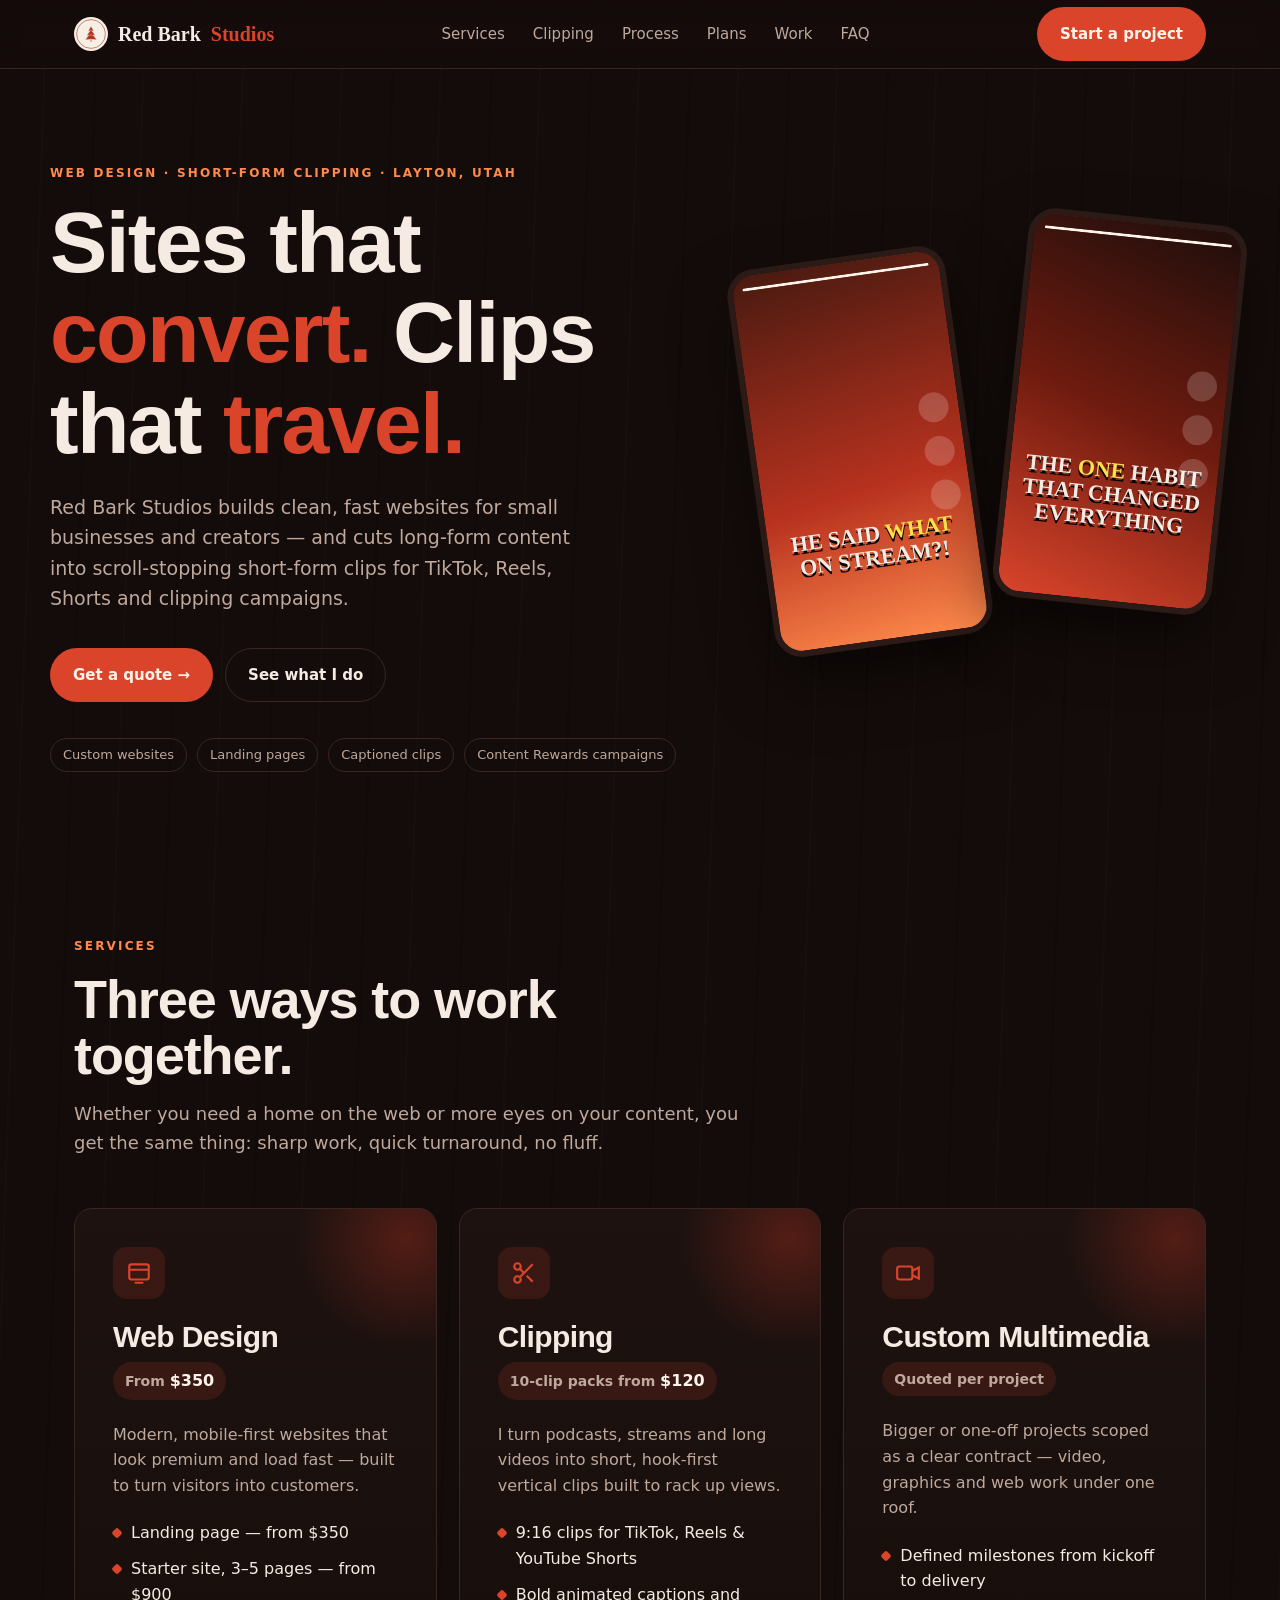
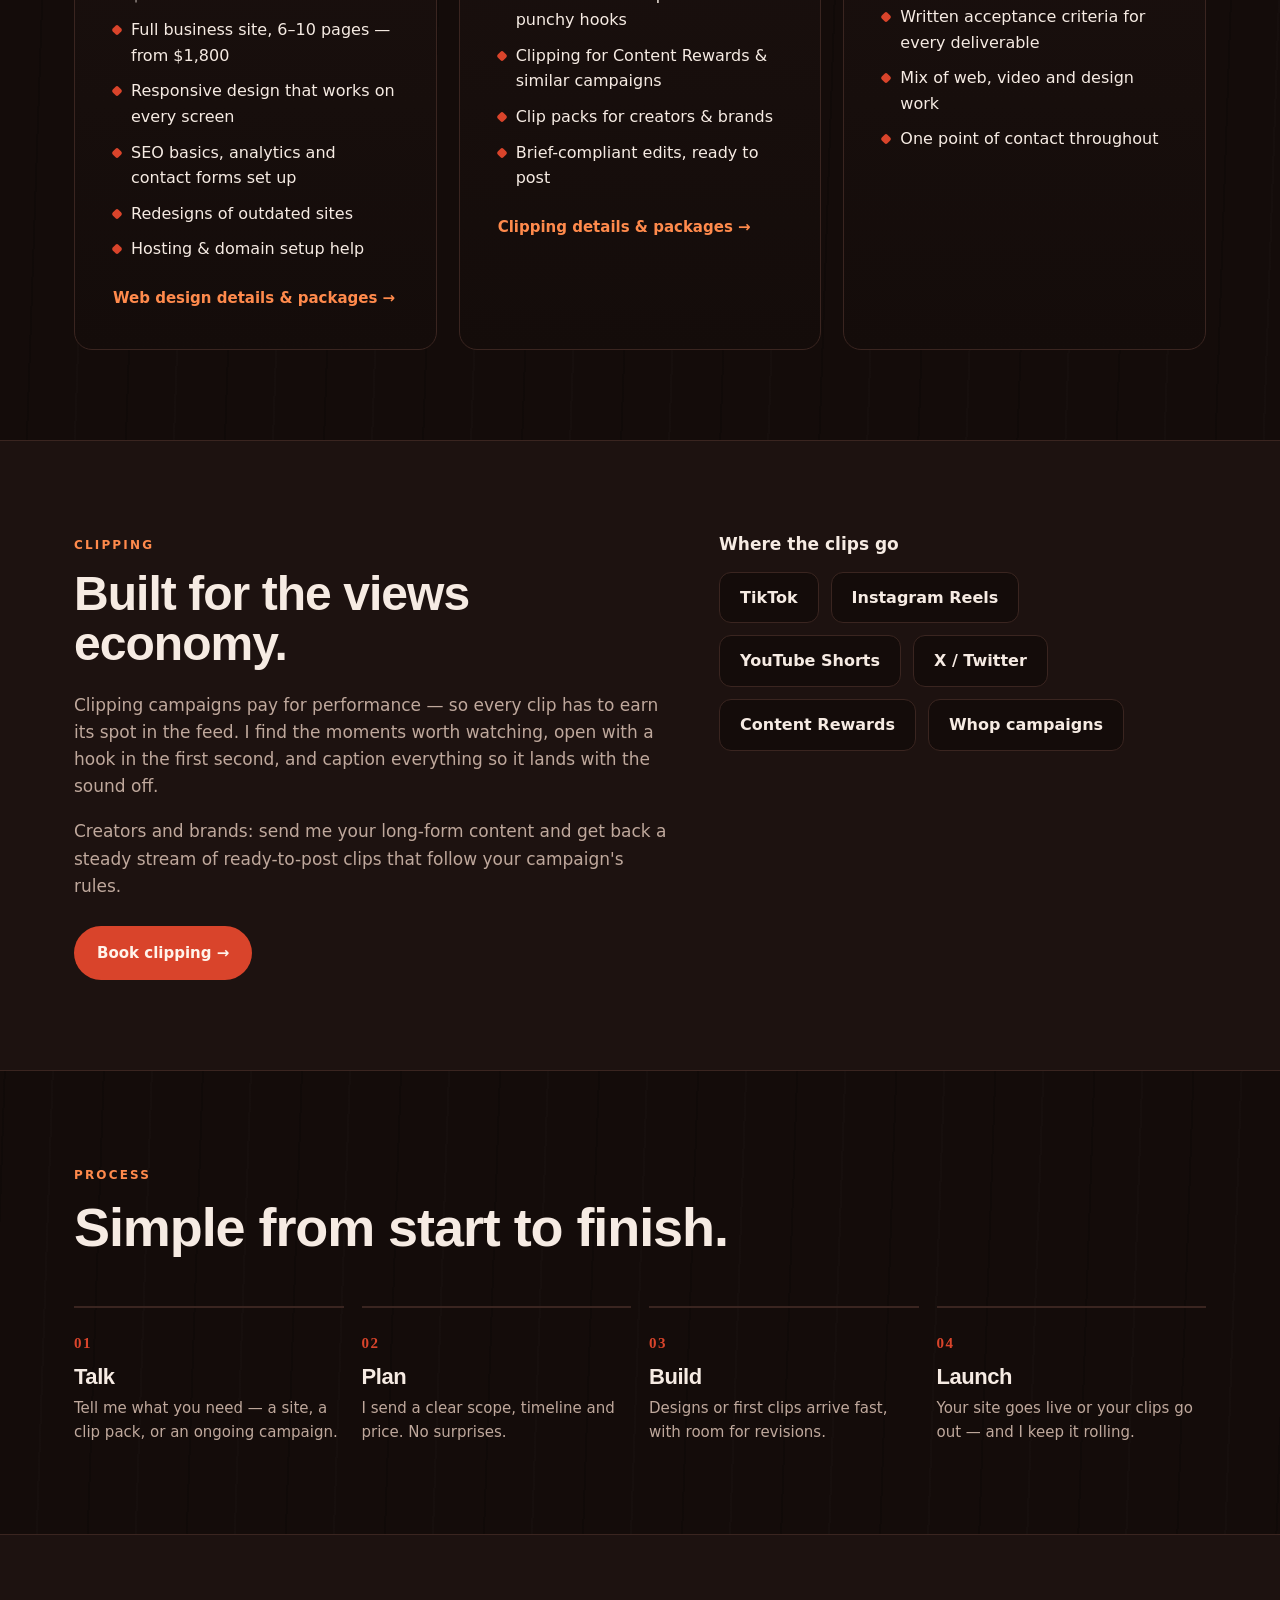
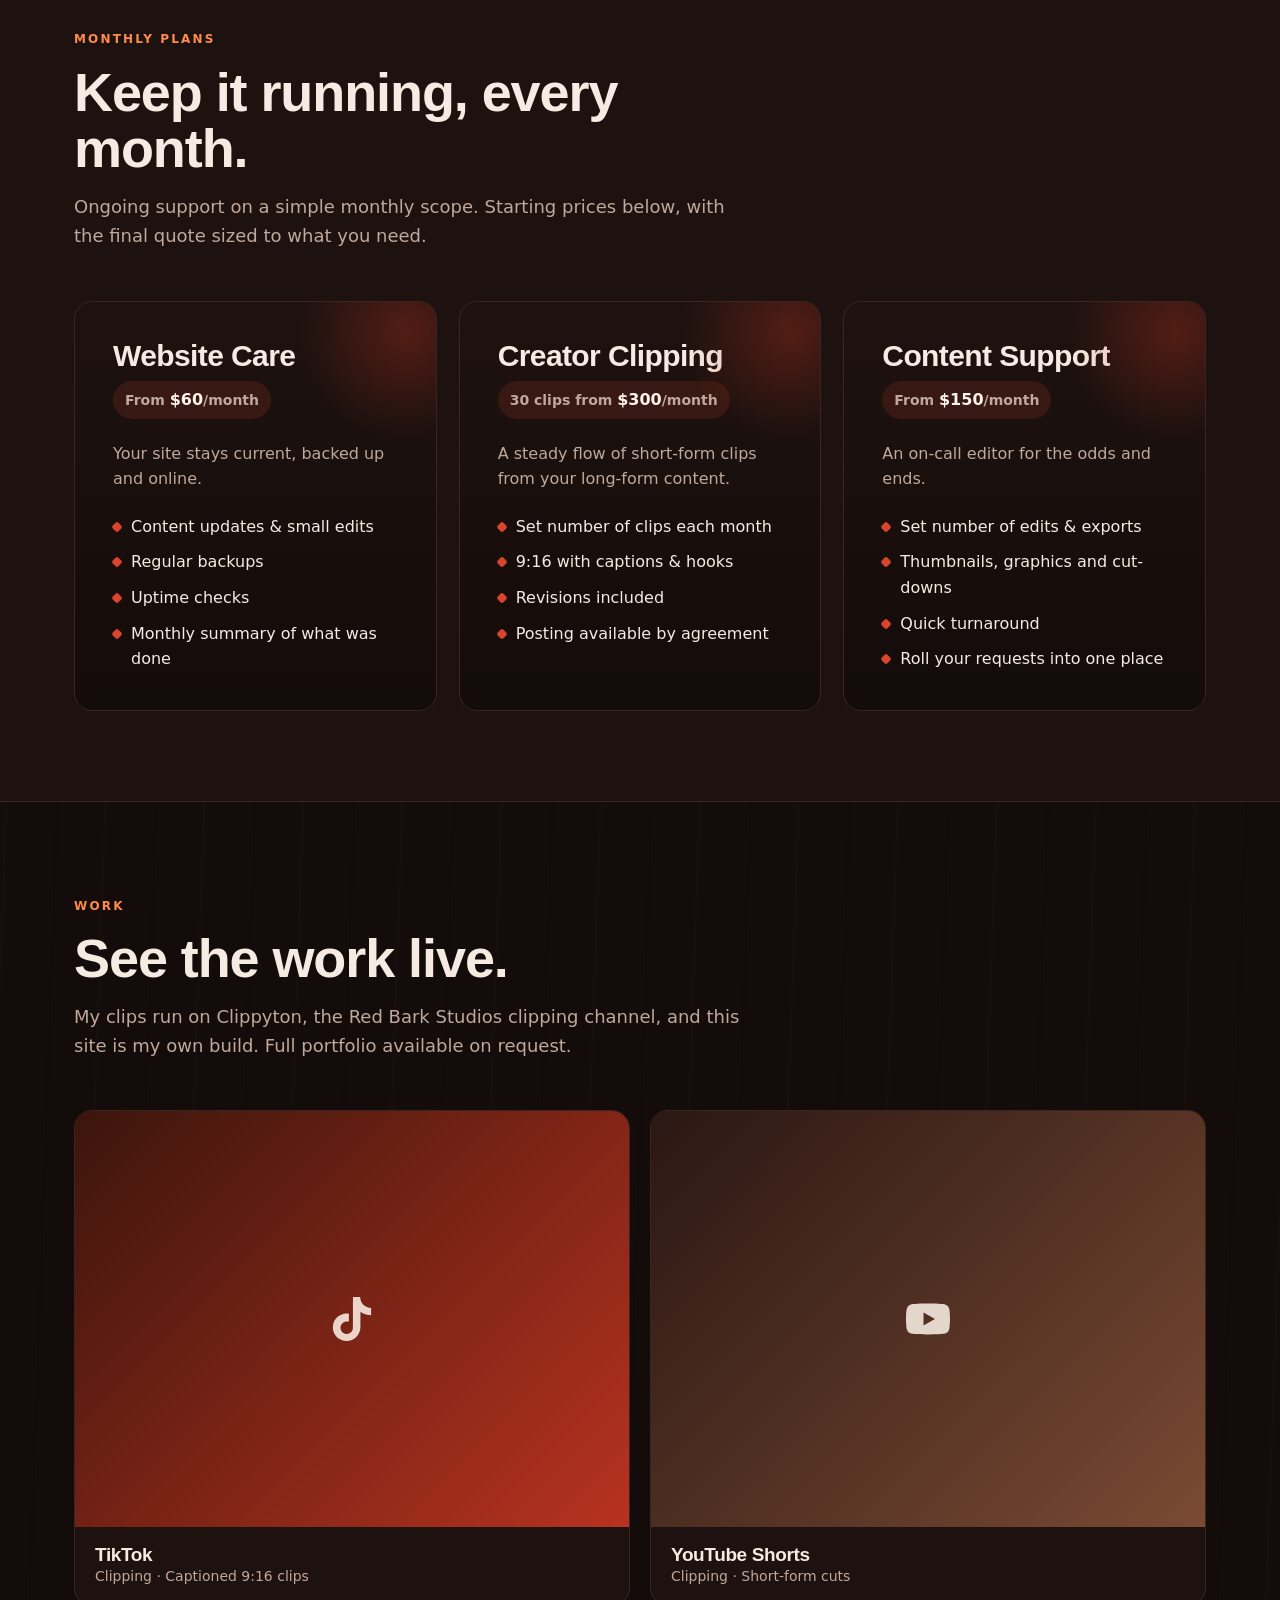
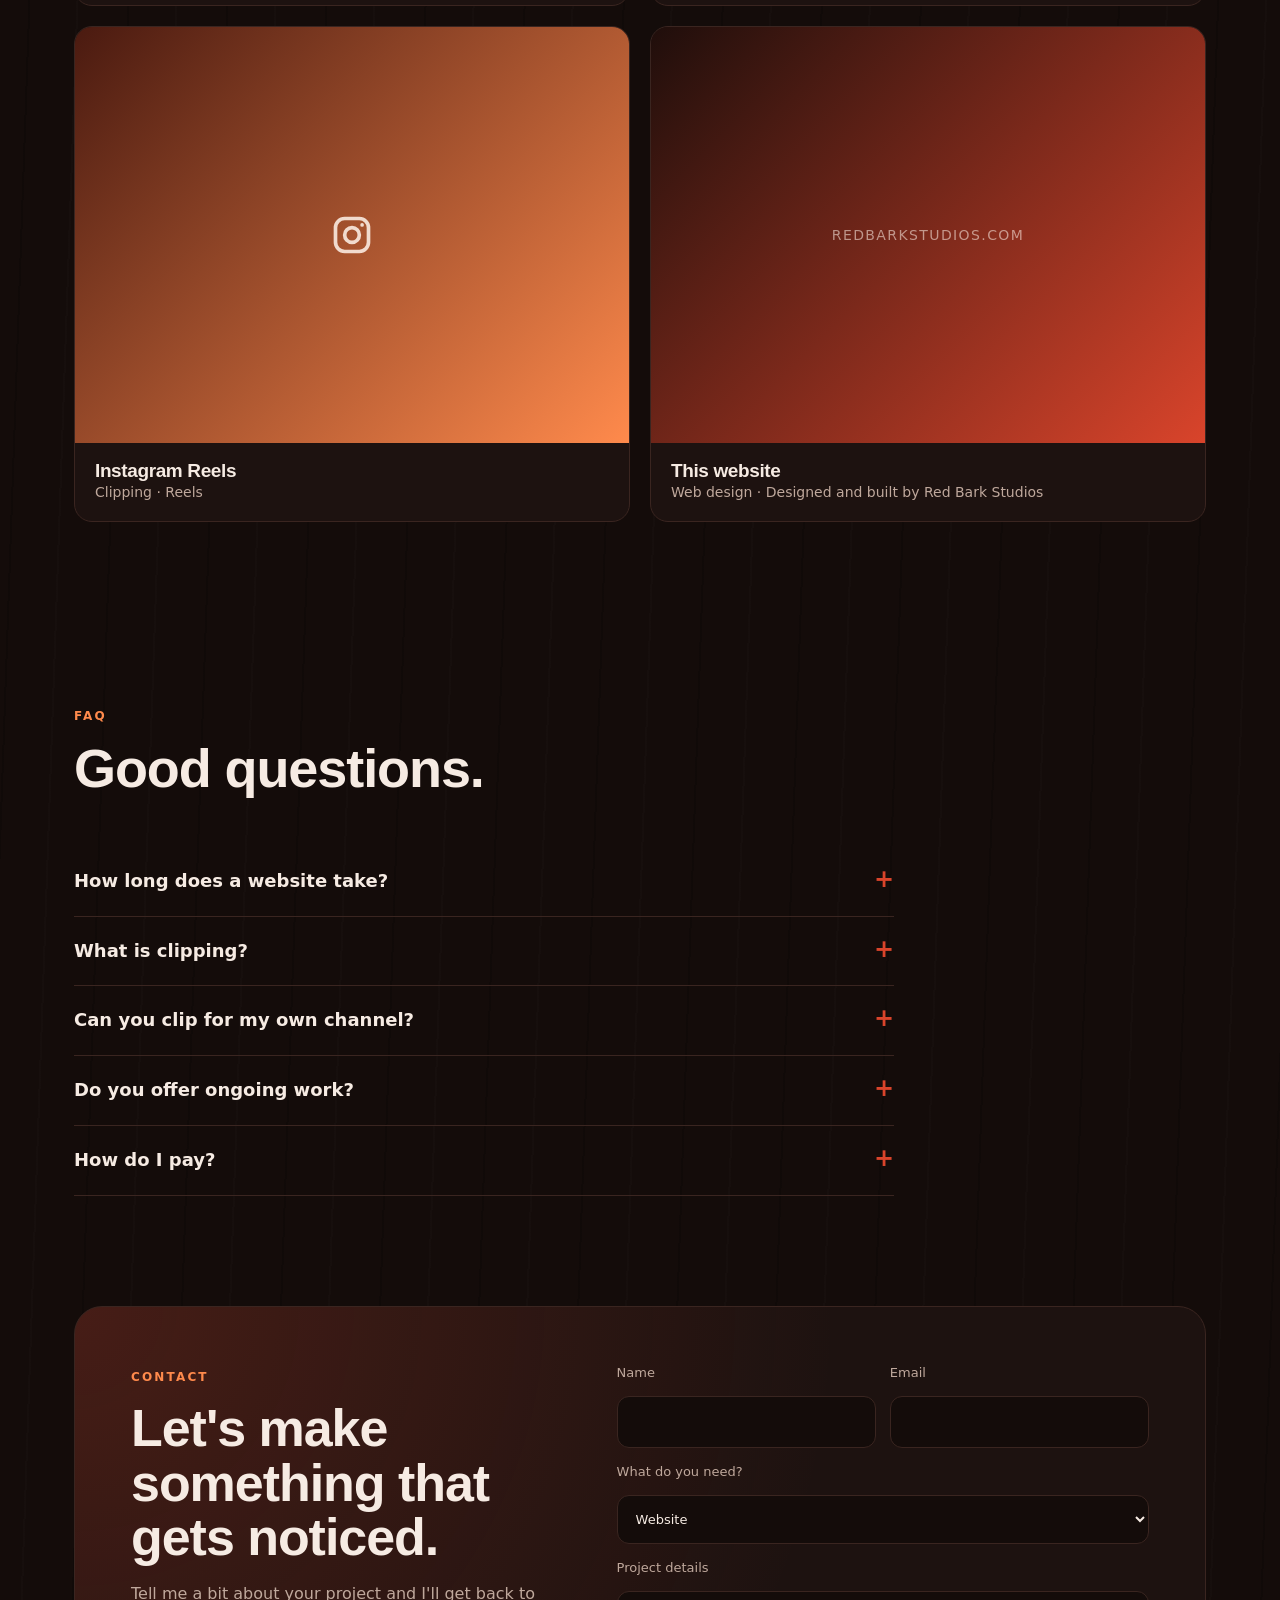
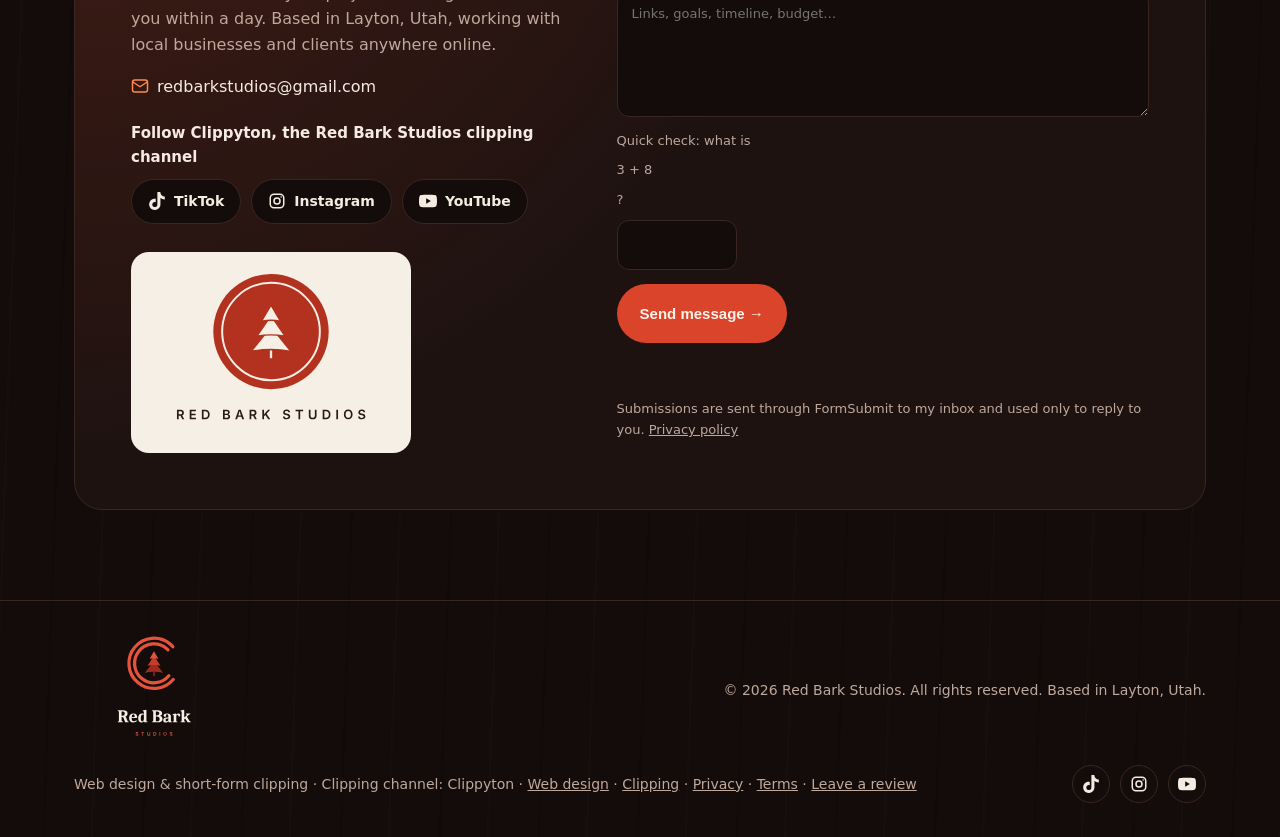
<file: index.html>
<!doctype html>
<html lang="en">
<head>
<meta charset="utf-8">
<meta http-equiv="Content-Security-Policy" content="default-src 'self'; script-src 'self' 'unsafe-inline'; style-src 'self' 'unsafe-inline' https://fonts.googleapis.com; font-src https://fonts.gstatic.com; img-src 'self' data:; connect-src https://formsubmit.co; form-action https://formsubmit.co; base-uri 'self'; object-src 'none'">
<meta name="referrer" content="strict-origin-when-cross-origin">
<script>document.documentElement.classList.add('js')</script>
<meta name="viewport" content="width=device-width, initial-scale=1">
<title>Red Bark Studios — Web Design & Clipping in Layton, Utah</title>
<meta name="description" content="Red Bark Studios is a Layton, Utah studio that builds fast, sharp websites for small businesses and cuts long-form content into short-form clips that get views.">
<link rel="canonical" href="https://redbarkstudios.com/">
<link rel="preconnect" href="https://fonts.googleapis.com">
<link rel="preconnect" href="https://fonts.gstatic.com" crossorigin>
<link href="https://fonts.googleapis.com/css2?family=Bricolage+Grotesque:opsz,wght@12..96,400;12..96,600;12..96,800&family=Inter:wght@400;500;600&display=swap" rel="stylesheet">
<link rel="icon" href="assets/cedar-badge-mark-on-dark.svg" type="image/svg+xml">
<link rel="apple-touch-icon" href="assets/cedar-badge-mark-on-light.png">
<meta property="og:type" content="website">
<meta property="og:url" content="https://redbarkstudios.com/">
<meta property="og:title" content="Red Bark Studios — Web Design &amp; Clipping">
<meta property="og:description" content="Fast, sharp websites and short-form clips that get views.">
<meta property="og:image" content="https://redbarkstudios.com/assets/og-share.png">
<meta property="og:image:width" content="1200">
<meta property="og:image:height" content="630">
<meta property="og:image:alt" content="Red Bark Studios — Web Design &amp; Clipping, with the cedar badge logo">
<meta name="twitter:card" content="summary_large_image">
<meta name="twitter:title" content="Red Bark Studios — Web Design &amp; Clipping">
<meta name="twitter:description" content="Fast, sharp websites and short-form clips that get views.">
<meta name="twitter:image" content="https://redbarkstudios.com/assets/og-share.png">
<meta name="twitter:image:alt" content="Red Bark Studios — Web Design &amp; Clipping, with the cedar badge logo">
<link rel="stylesheet" href="/assets/site.css">
<!-- Analytics placeholder: add GoatCounter or Cloudflare Web Analytics here, and add its host to the CSP script-src/connect-src. -->
<script type="application/ld+json">
{"@context":"https://schema.org","@type":"ProfessionalService","name":"Red Bark Studios","url":"https://redbarkstudios.com/","address":{"@type":"PostalAddress","addressLocality":"Layton","addressRegion":"UT","addressCountry":"US"},"areaServed":[{"@type":"City","name":"Layton, Utah"},{"@type":"State","name":"Utah"},{"@type":"Country","name":"United States"}],"email":"redbarkstudios@gmail.com","logo":"https://redbarkstudios.com/assets/cedar-badge-mark-on-light.png","image":"https://redbarkstudios.com/assets/og-share.png","description":"Red Bark Studios builds fast, sharp websites and cuts long-form content into short-form clips that get views.","sameAs":["https://www.tiktok.com/@clippyton2","https://www.youtube.com/@Clippyton-n2h","https://www.instagram.com/clippyton/"]}
</script>
</head>
<body>
<svg xmlns="http://www.w3.org/2000/svg" style="display:none">
  <symbol id="i-tt" viewBox="0 0 24 24"><path fill="currentColor" d="M12.525.02c1.31-.02 2.61-.01 3.91-.02.08 1.53.63 3.09 1.75 4.17 1.12 1.11 2.7 1.62 4.24 1.79v4.03c-1.44-.05-2.89-.35-4.2-.97-.57-.26-1.1-.59-1.62-.93-.01 2.92.01 5.84-.02 8.75-.08 1.4-.54 2.79-1.35 3.94-1.31 1.92-3.58 3.17-5.91 3.21-1.43.08-2.86-.31-4.08-1.03-2.02-1.19-3.44-3.37-3.65-5.71-.02-.5-.03-1-.01-1.49.18-1.9 1.12-3.72 2.58-4.96 1.66-1.44 3.98-2.13 6.15-1.72.02 1.48-.04 2.96-.04 4.44-.99-.32-2.15-.23-3.02.37-.63.41-1.11 1.04-1.36 1.75-.21.51-.15 1.07-.14 1.61.24 1.64 1.82 3.02 3.5 2.87 1.12-.01 2.19-.66 2.77-1.61.19-.33.4-.67.41-1.06.1-1.79.06-3.57.07-5.36.01-4.03-.01-8.05.02-12.07z"/></symbol>
  <symbol id="i-ig" viewBox="0 0 24 24"><rect x="3" y="3" width="18" height="18" rx="5" fill="none" stroke="currentColor" stroke-width="2"/><circle cx="12" cy="12" r="4" fill="none" stroke="currentColor" stroke-width="2"/><circle cx="17.5" cy="6.5" r="1" fill="currentColor"/></symbol>
  <symbol id="i-mail" viewBox="0 0 24 24"><rect x="2" y="4" width="20" height="16" rx="3" fill="none" stroke="currentColor" stroke-width="2"/><path d="m3 7 9 6 9-6" fill="none" stroke="currentColor" stroke-width="2" stroke-linecap="round" stroke-linejoin="round"/></symbol>
  <symbol id="i-yt" viewBox="0 0 24 24"><path fill="currentColor" fill-rule="evenodd" d="M23.5 6.19a3.02 3.02 0 0 0-2.12-2.14C19.5 3.55 12 3.55 12 3.55s-7.5 0-9.38.5A3.02 3.02 0 0 0 .5 6.19C0 8.07 0 12 0 12s0 3.93.5 5.81a3.02 3.02 0 0 0 2.12 2.14c1.88.5 9.38.5 9.38.5s7.5 0 9.38-.5a3.02 3.02 0 0 0 2.12-2.14C24 15.93 24 12 24 12s0-3.93-.5-5.81zM9.55 15.57V8.43L15.82 12l-6.27 3.57z"/></symbol>
</svg>
<header>
  <nav class="wrap">
    <a href="#top" class="logo"><img src="assets/cedar-badge-mark-on-dark.svg" width="34" height="34" alt="">Red Bark<span>Studios</span></a>
    <div class="links" id="links">
      <a href="#services">Services</a><a href="#clipping">Clipping</a><a href="#process">Process</a><a href="#plans">Plans</a><a href="#work">Work</a><a href="#faq">FAQ</a>
    </div>
    <a href="#contact" class="btn btn-red"><span class="long">Start a project</span><span class="short">Contact</span></a>
    <button class="menu" id="menu" aria-label="Open menu" aria-expanded="false" aria-controls="links">☰</button>
  </nav>
</header>

<main id="top">
  <div class="wrap hero">
    <div class="reveal">
      <span class="eyebrow">Web design · Short-form clipping · Layton, Utah</span>
      <h1>Sites that <em>convert.</em> Clips that <em>travel.</em></h1>
      <p>Red Bark Studios builds clean, fast websites for small businesses and creators — and cuts long-form content into scroll-stopping short-form clips for TikTok, Reels, Shorts and clipping campaigns.</p>
      <div class="cta">
        <a href="#contact" class="btn btn-red">Get a quote →</a>
        <a href="#services" class="btn btn-ghost">See what I do</a>
      </div>
      <div class="tags"><span>Custom websites</span><span>Landing pages</span><span>Captioned clips</span><span>Content Rewards campaigns</span></div>
    </div>
    <div class="phones reveal" aria-hidden="true">
      <div class="phone"><div class="bar"><b></b></div><div class="cap">He said <mark>WHAT</mark> on stream?!</div><div class="side"><i></i><i></i><i></i></div><div class="play"></div></div>
      <div class="phone"><div class="bar"><b></b></div><div class="cap">The <mark>one</mark> habit that changed everything</div><div class="side"><i></i><i></i><i></i></div><div class="play"></div></div>
    </div>
  </div>

  <section id="services">
    <div class="wrap">
      <div class="head reveal"><span class="eyebrow">Services</span><h2>Three ways to work together.</h2><p>Whether you need a home on the web or more eyes on your content, you get the same thing: sharp work, quick turnaround, no fluff.</p></div>
      <div class="services">
        <article class="svc reveal">
          <div class="ico"><svg width="26" height="26" viewBox="0 0 24 24" fill="none" stroke="currentColor" stroke-width="2"><rect x="3" y="4" width="18" height="14" rx="2"/><path d="M3 9h18M8 21h8"/></svg></div>
          <h3>Web Design</h3>
          <p class="price">From <b>$350</b></p>
          <p>Modern, mobile-first websites that look premium and load fast — built to turn visitors into customers.</p>
          <ul>
            <li>Landing page — from $350</li>
            <li>Starter site, 3–5 pages — from $900</li>
            <li>Full business site, 6–10 pages — from $1,800</li>
            <li>Responsive design that works on every screen</li>
            <li>SEO basics, analytics and contact forms set up</li>
            <li>Redesigns of outdated sites</li>
            <li>Hosting & domain setup help</li>
          </ul>
          <a href="/web-design.html" class="more">Web design details & packages →</a>
        </article>
        <article class="svc reveal">
          <div class="ico"><svg width="26" height="26" viewBox="0 0 24 24" fill="none" stroke="currentColor" stroke-width="2"><circle cx="6" cy="6" r="3"/><circle cx="6" cy="18" r="3"/><path d="M20 4 8.1 15.9M14.5 14.5 20 20M8.1 8.1 12 12"/></svg></div>
          <h3>Clipping</h3>
          <p class="price">10-clip packs from <b>$120</b></p>
          <p>I turn podcasts, streams and long videos into short, hook-first vertical clips built to rack up views.</p>
          <ul>
            <li>9:16 clips for TikTok, Reels & YouTube Shorts</li>
            <li>Bold animated captions and punchy hooks</li>
            <li>Clipping for Content Rewards & similar campaigns</li>
            <li>Clip packs for creators & brands</li>
            <li>Brief-compliant edits, ready to post</li>
          </ul>
          <a href="/clipping.html" class="more">Clipping details & packages →</a>
        </article>
        <article class="svc reveal">
          <div class="ico"><svg width="26" height="26" viewBox="0 0 24 24" fill="none" stroke="currentColor" stroke-width="2"><rect x="2" y="6" width="14" height="12" rx="2"/><path d="m16 10 6-3v10l-6-3"/></svg></div>
          <h3>Custom Multimedia</h3>
          <p class="price">Quoted per project</p>
          <p>Bigger or one-off projects scoped as a clear contract — video, graphics and web work under one roof.</p>
          <ul>
            <li>Defined milestones from kickoff to delivery</li>
            <li>Written acceptance criteria for every deliverable</li>
            <li>Mix of web, video and design work</li>
            <li>One point of contact throughout</li>
          </ul>
        </article>
      </div>
    </div>
  </section>

  <section id="clipping" class="band">
    <div class="wrap clipgrid">
      <div class="reveal">
        <span class="eyebrow">Clipping</span>
        <h2 style="font-size:clamp(32px,4vw,48px);margin-bottom:22px">Built for the views economy.</h2>
        <p>Clipping campaigns pay for performance — so every clip has to earn its spot in the feed. I find the moments worth watching, open with a hook in the first second, and caption everything so it lands with the sound off.</p>
        <p>Creators and brands: send me your long-form content and get back a steady stream of ready-to-post clips that follow your campaign's rules.</p>
        <a href="#contact" class="btn btn-red" style="margin-top:8px">Book clipping →</a>
      </div>
      <div class="reveal">
        <p style="color:var(--text);font-weight:600;margin-bottom:14px">Where the clips go</p>
        <div class="platforms"><span>TikTok</span><span>Instagram Reels</span><span>YouTube Shorts</span><span>X / Twitter</span><span>Content Rewards</span><span>Whop campaigns</span></div>
      </div>
    </div>
  </section>

  <section id="process">
    <div class="wrap">
      <div class="head reveal"><span class="eyebrow">Process</span><h2>Simple from start to finish.</h2></div>
      <div class="steps">
        <div class="step reveal"><h3>Talk</h3><p>Tell me what you need — a site, a clip pack, or an ongoing campaign.</p></div>
        <div class="step reveal"><h3>Plan</h3><p>I send a clear scope, timeline and price. No surprises.</p></div>
        <div class="step reveal"><h3>Build</h3><p>Designs or first clips arrive fast, with room for revisions.</p></div>
        <div class="step reveal"><h3>Launch</h3><p>Your site goes live or your clips go out — and I keep it rolling.</p></div>
      </div>
    </div>
  </section>

  <section id="plans" class="band">
    <div class="wrap">
      <div class="head reveal"><span class="eyebrow">Monthly plans</span><h2>Keep it running, every month.</h2><p>Ongoing support on a simple monthly scope. Starting prices below, with the final quote sized to what you need.</p></div>
      <div class="services">
        <article class="svc reveal">
          <h3>Website Care</h3>
          <p class="price">From <b>$60</b>/month</p>
          <p>Your site stays current, backed up and online.</p>
          <ul><li>Content updates & small edits</li><li>Regular backups</li><li>Uptime checks</li><li>Monthly summary of what was done</li></ul>
        </article>
        <article class="svc reveal">
          <h3>Creator Clipping</h3>
          <p class="price">30 clips from <b>$300</b>/month</p>
          <p>A steady flow of short-form clips from your long-form content.</p>
          <ul><li>Set number of clips each month</li><li>9:16 with captions & hooks</li><li>Revisions included</li><li>Posting available by agreement</li></ul>
        </article>
        <article class="svc reveal">
          <h3>Content Support</h3>
          <p class="price">From <b>$150</b>/month</p>
          <p>An on-call editor for the odds and ends.</p>
          <ul><li>Set number of edits & exports</li><li>Thumbnails, graphics and cut-downs</li><li>Quick turnaround</li><li>Roll your requests into one place</li></ul>
        </article>
      </div>
    </div>
  </section>

  <section id="work">
    <div class="wrap">
      <div class="head reveal"><span class="eyebrow">Work</span><h2>See the work live.</h2><p>My clips run on Clippyton, the Red Bark Studios clipping channel, and this site is my own build. Full portfolio available on request.</p></div>
      <div class="work">
        <a class="tile reveal" href="https://www.tiktok.com/@clippyton2" target="_blank" rel="noopener"><div class="thumb"><svg aria-hidden="true"><use href="#i-tt"/></svg></div><div class="meta"><h3>TikTok</h3><p>Clipping · Captioned 9:16 clips</p></div></a>
        <a class="tile reveal" href="https://www.youtube.com/@Clippyton-n2h" target="_blank" rel="noopener"><div class="thumb"><svg aria-hidden="true"><use href="#i-yt"/></svg></div><div class="meta"><h3>YouTube Shorts</h3><p>Clipping · Short-form cuts</p></div></a>
        <a class="tile reveal" href="https://www.instagram.com/clippyton/" target="_blank" rel="noopener"><div class="thumb"><svg aria-hidden="true"><use href="#i-ig"/></svg></div><div class="meta"><h3>Instagram Reels</h3><p>Clipping · Reels</p></div></a>
        <a class="tile reveal" href="/"><div class="thumb">redbarkstudios.com</div><div class="meta"><h3>This website</h3><p>Web design · Designed and built by Red Bark Studios</p></div></a>
      </div>
    </div>
  </section>

  <section id="faq">
    <div class="wrap">
      <div class="head reveal"><span class="eyebrow">FAQ</span><h2>Good questions.</h2></div>
      <div class="faq reveal">
        <details><summary>How long does a website take?</summary><p>Most small business sites and landing pages take one to three weeks depending on size and how quickly content comes together.</p></details>
        <details><summary>What is clipping?</summary><p>Clipping means cutting the best moments out of long-form content — podcasts, streams, interviews — into short vertical videos. Platforms like Content Rewards pay clippers based on the views those clips earn for the creator or brand.</p></details>
        <details><summary>Can you clip for my own channel?</summary><p>Yes. Send your long-form videos and I'll deliver captioned, ready-to-post clips on a schedule that suits you.</p></details>
        <details><summary>Do you offer ongoing work?</summary><p>Yes — there are three monthly plans: Website Care (updates, backups, uptime checks, small edits), Creator Clipping (a set number of clips each month) and Content Support (a set number of edits and exports).</p></details>
        <details><summary>How do I pay?</summary><p>Every service has a starting price listed above, and you'll get a clear quote up front before any work begins. Larger web projects are usually split into a deposit and a final payment on launch.</p></details>
      </div>
    </div>
  </section>

  <section style="padding-top:20px">
    <div class="wrap">
      <div class="contact reveal" id="contact">
        <div>
          <span class="eyebrow">Contact</span>
          <h2>Let's make something that gets noticed.</h2>
          <p>Tell me a bit about your project and I'll get back to you within a day. Based in Layton, Utah, working with local businesses and clients anywhere online.</p>
          <p style="color:var(--text);display:flex;align-items:center;gap:8px"><svg aria-hidden="true" width="18" height="18" style="flex:none;color:var(--ember)"><use href="#i-mail"/></svg><a href="mailto:redbarkstudios@gmail.com" id="email">redbarkstudios@gmail.com</a></p>
          <div class="follow">
            <p>Follow Clippyton, the Red Bark Studios clipping channel</p>
            <div class="socials">
              <a href="https://www.tiktok.com/@clippyton2" target="_blank" rel="noopener"><svg aria-hidden="true"><use href="#i-tt"/></svg><span>TikTok</span></a>
              <a href="https://www.instagram.com/clippyton/" target="_blank" rel="noopener"><svg aria-hidden="true"><use href="#i-ig"/></svg><span>Instagram</span></a>
              <a href="https://www.youtube.com/@Clippyton-n2h" target="_blank" rel="noopener"><svg aria-hidden="true"><use href="#i-yt"/></svg><span>YouTube</span></a>
            </div>
          </div>
          <div class="brandcard"><img src="assets/cedar-badge-lockup-on-light.svg" alt="Red Bark Studios"></div>
        </div>
        <form id="form" action="https://formsubmit.co/redbarkstudios@gmail.com" method="POST">
          <input type="hidden" name="_subject" value="New project enquiry — Red Bark Studios">
          <input type="hidden" name="_template" value="table">
          <input type="hidden" name="_captcha" value="false">
          <input type="text" name="_honey" class="hp" tabindex="-1" autocomplete="off" aria-hidden="true">
          <div class="row">
            <label>Name<input name="name" required></label>
            <label>Email<input name="email" type="email" required></label>
          </div>
          <label>What do you need?
            <select name="service"><option>Website</option><option>Landing page</option><option>Clipping / clip pack</option><option>Custom multimedia</option><option>Monthly plan</option><option>Something else</option></select>
          </label>
          <label>Project details<textarea name="message" required placeholder="Links, goals, timeline, budget…"></textarea></label>
          <label id="humanCheck" hidden>Quick check: what is <span id="hq"></span>?<input id="human" inputmode="numeric" autocomplete="off" style="max-width:120px"></label>
          <button class="btn btn-red" type="submit" style="justify-self:start">Send message →</button>
          <p id="formStatus" role="status" aria-live="polite"></p>
<p style="font-size:13px;color:var(--muted)">Submissions are sent through FormSubmit to my inbox and used only to reply to you. <a href="/privacy.html" style="text-decoration:underline">Privacy policy</a></p>
        </form>
      </div>
    </div>
  </section>
</main>

<footer>
  <div class="wrap">
    <img src="assets/cedar-rings-lockup-on-dark.svg" alt="Red Bark Studios">
    <span>© <span id="yr"></span> Red Bark Studios. All rights reserved. Based in Layton, Utah.</span>
    <span>Web design &amp; short-form clipping · Clipping channel: Clippyton · <a href="/web-design.html" style="text-decoration:underline">Web design</a> · <a href="/clipping.html" style="text-decoration:underline">Clipping</a> · <a href="/privacy.html" style="text-decoration:underline">Privacy</a> · <a href="/terms.html" style="text-decoration:underline">Terms</a> · <a href="https://g.page/r/Cbc1WxLl3N4AEBM/review" target="_blank" rel="noopener" style="text-decoration:underline">Leave a review</a></span>
    <div class="socials">
      <a href="https://www.tiktok.com/@clippyton2" target="_blank" rel="noopener" aria-label="TikTok @clippyton2"><svg aria-hidden="true"><use href="#i-tt"/></svg><span>TikTok</span></a>
      <a href="https://www.instagram.com/clippyton/" target="_blank" rel="noopener" aria-label="Instagram @clippyton"><svg aria-hidden="true"><use href="#i-ig"/></svg><span>Instagram</span></a>
      <a href="https://www.youtube.com/@Clippyton-n2h" target="_blank" rel="noopener" aria-label="YouTube @Clippyton-n2h"><svg aria-hidden="true"><use href="#i-yt"/></svg><span>YouTube</span></a>
    </div>
  </div>
</footer>

<script src="/assets/site.js"></script>
<script>
// Sends to FormSubmit's AJAX endpoint. Bot checks: honeypot, minimum fill time, and a random sum.
const form=document.getElementById("form"),fstat=document.getElementById("formStatus"),human=document.getElementById("human"),hq=document.getElementById("hq");
document.getElementById('humanCheck').hidden=false;human.required=true;
const loaded=Date.now();let ans;
function newQ(){const a=2+Math.floor(Math.random()*8),b=2+Math.floor(Math.random()*8);ans=a+b;hq.textContent=a+' + '+b;human.value=''}
newQ();
const say=(cls,msg)=>{fstat.className=cls;fstat.textContent=msg};
form.onsubmit=async e=>{
  e.preventDefault();
  if(form._honey.value)return;
  if(Date.now()-loaded<3000)return say('err','That was quick. Please take a second and try again.');
  if(parseInt(human.value,10)!==ans){say('err','The quick check answer is wrong. Try the new one.');newQ();human.focus();return}
  const btn=form.querySelector('button');btn.disabled=true;say('','Sending…');
  try{
    const fd=new FormData(form);
    const r=await fetch('https://formsubmit.co/ajax/redbarkstudios@gmail.com',{method:'POST',headers:{Accept:'application/json'},body:fd});
    const j=await r.json().catch(()=>({}));
    if(r.ok&&String(j.success)==='true'){say('ok',"Thanks — your message was submitted. If you don't hear back, please email redbarkstudios@gmail.com.");form.reset();newQ()}
    else say('err',(j.message?j.message+' ':'Something went wrong. ')+'You can also email redbarkstudios@gmail.com directly.');
  }catch(_){say('err','Could not send. Please email redbarkstudios@gmail.com directly.')}
  btn.disabled=false;
};
</script>
</body>
</html>
</file>
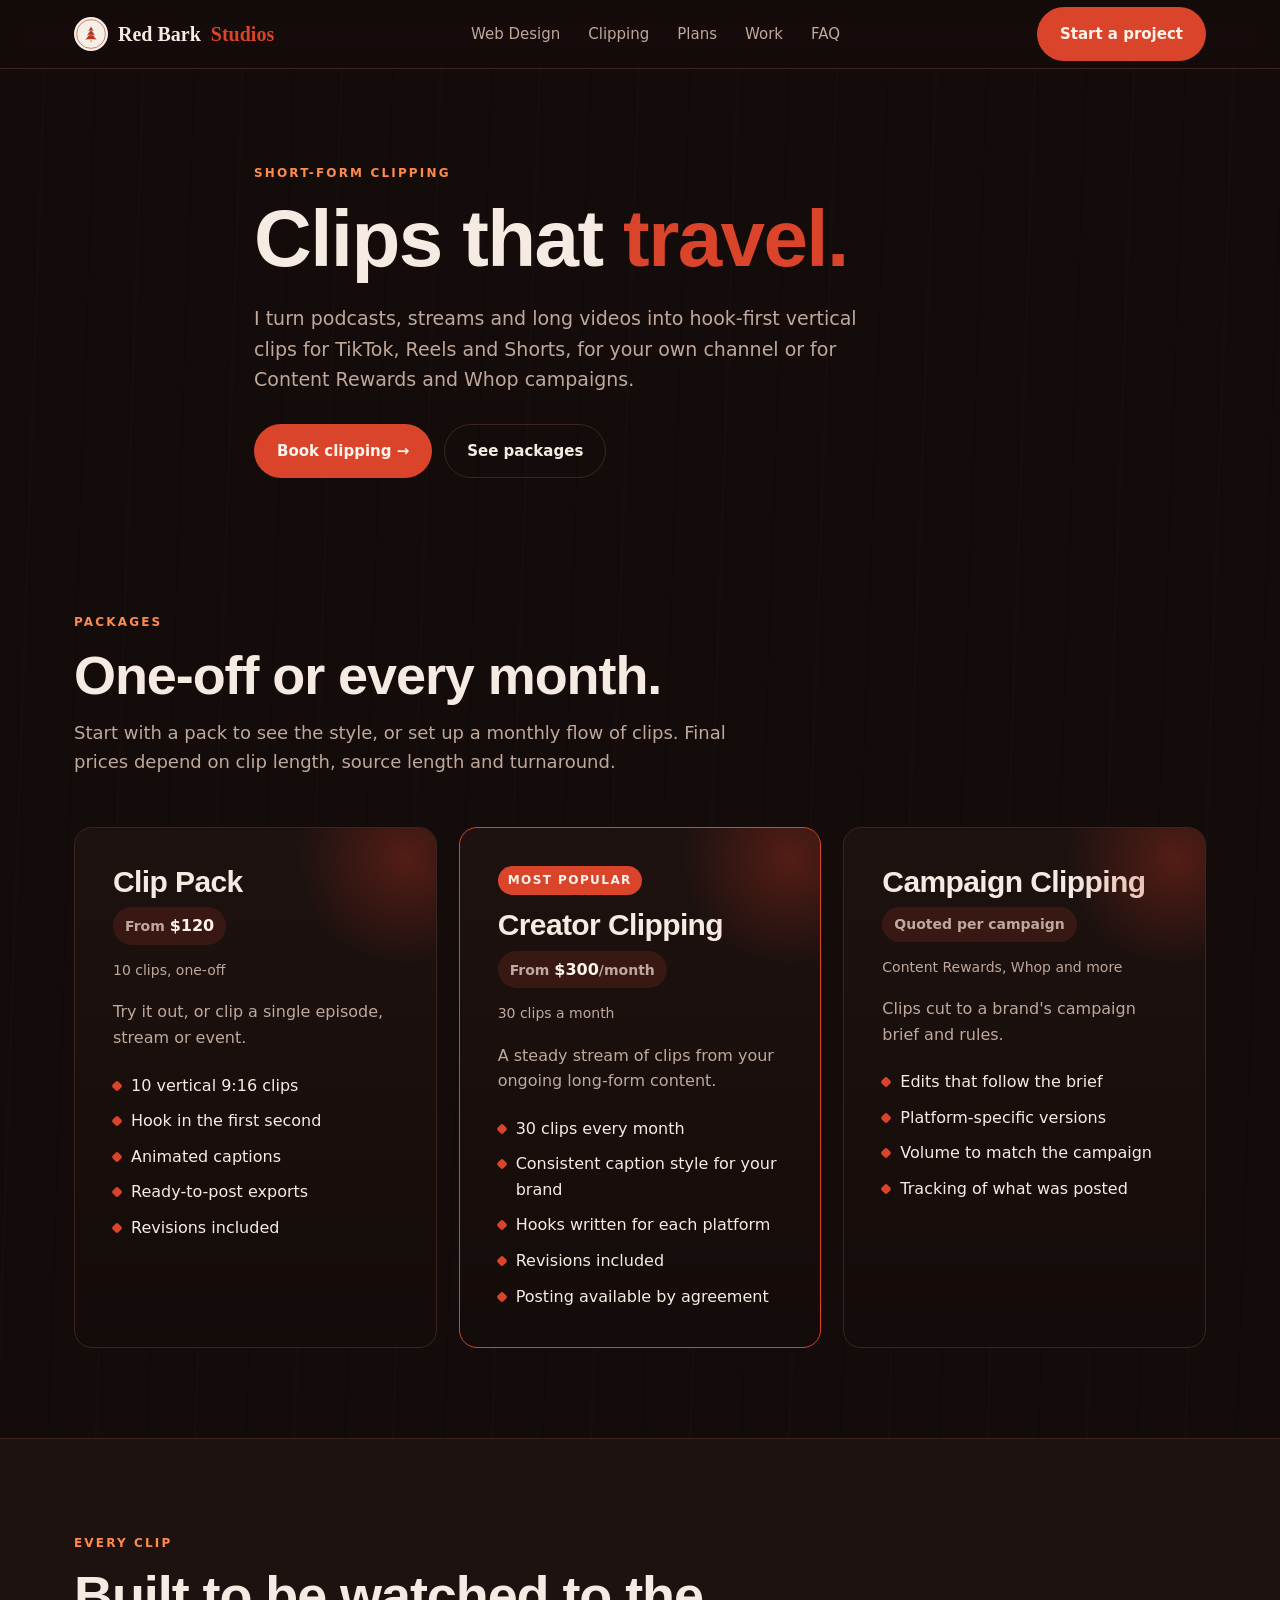
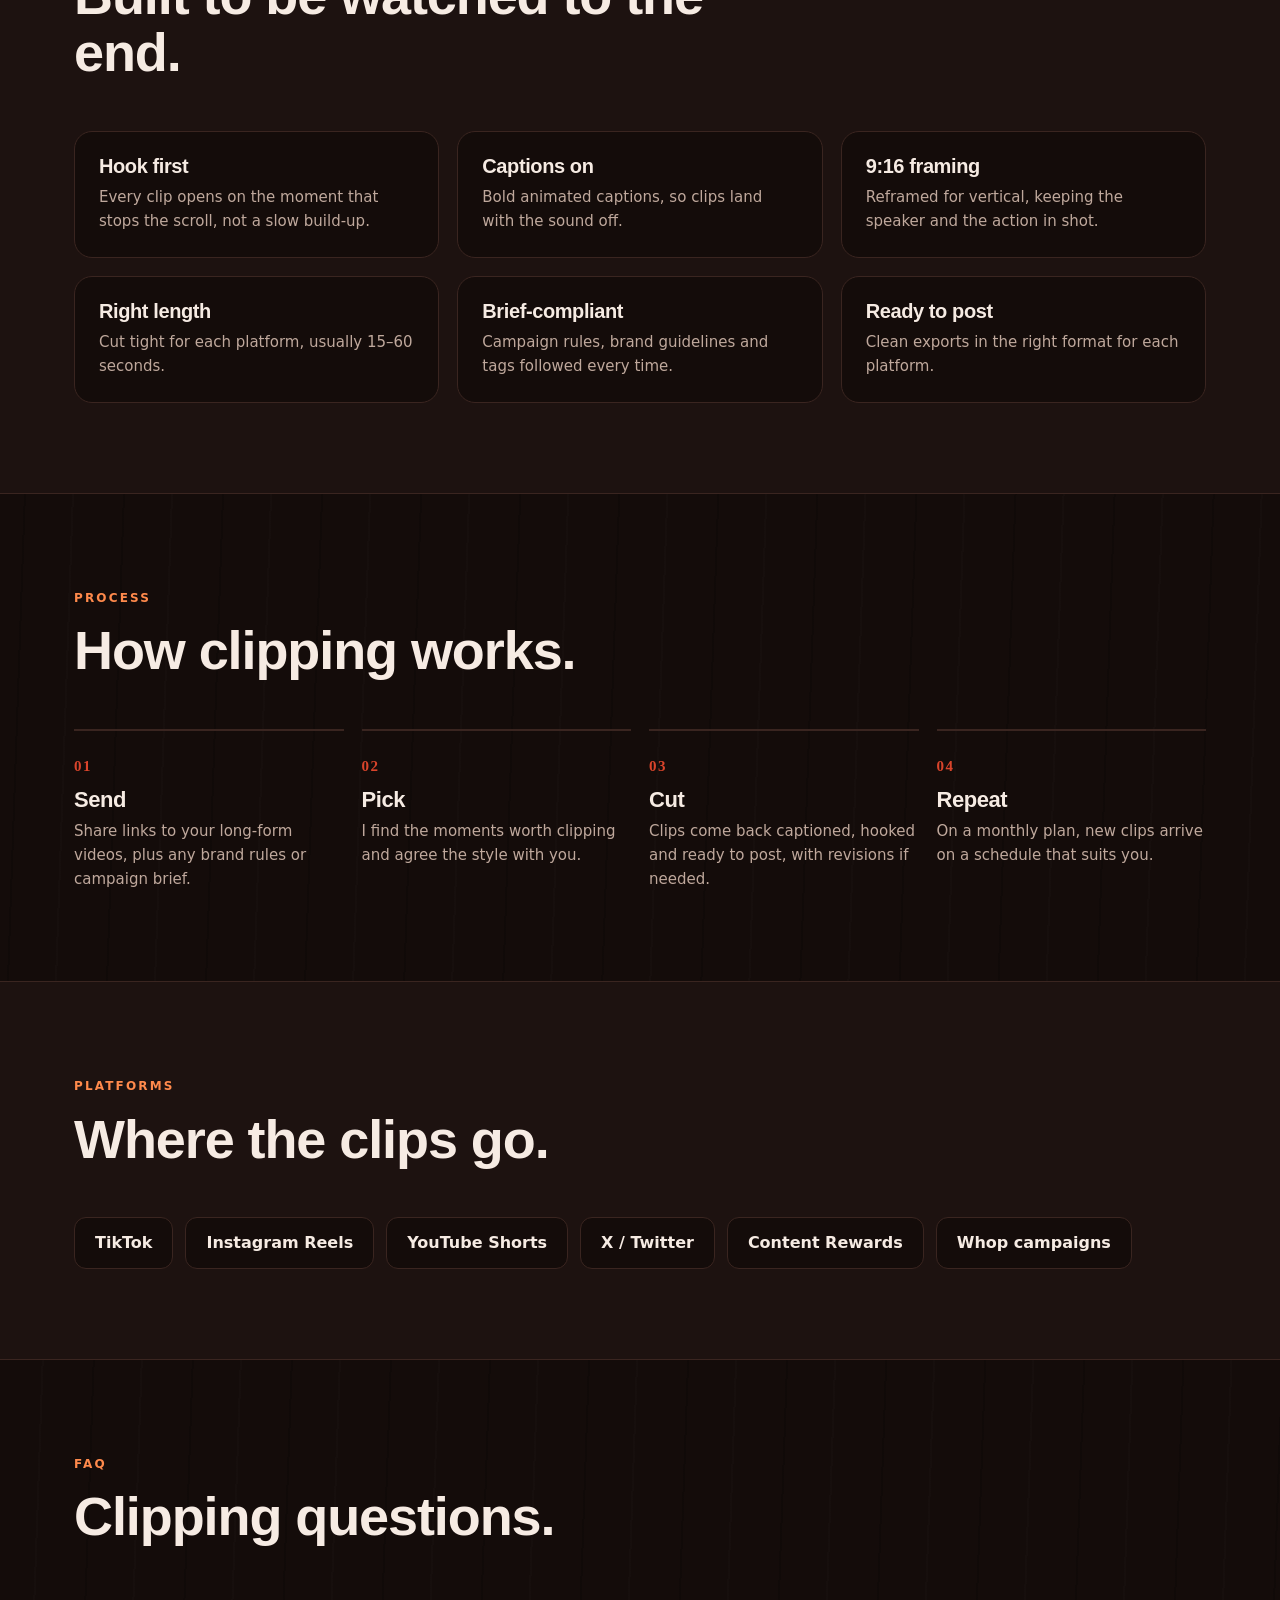
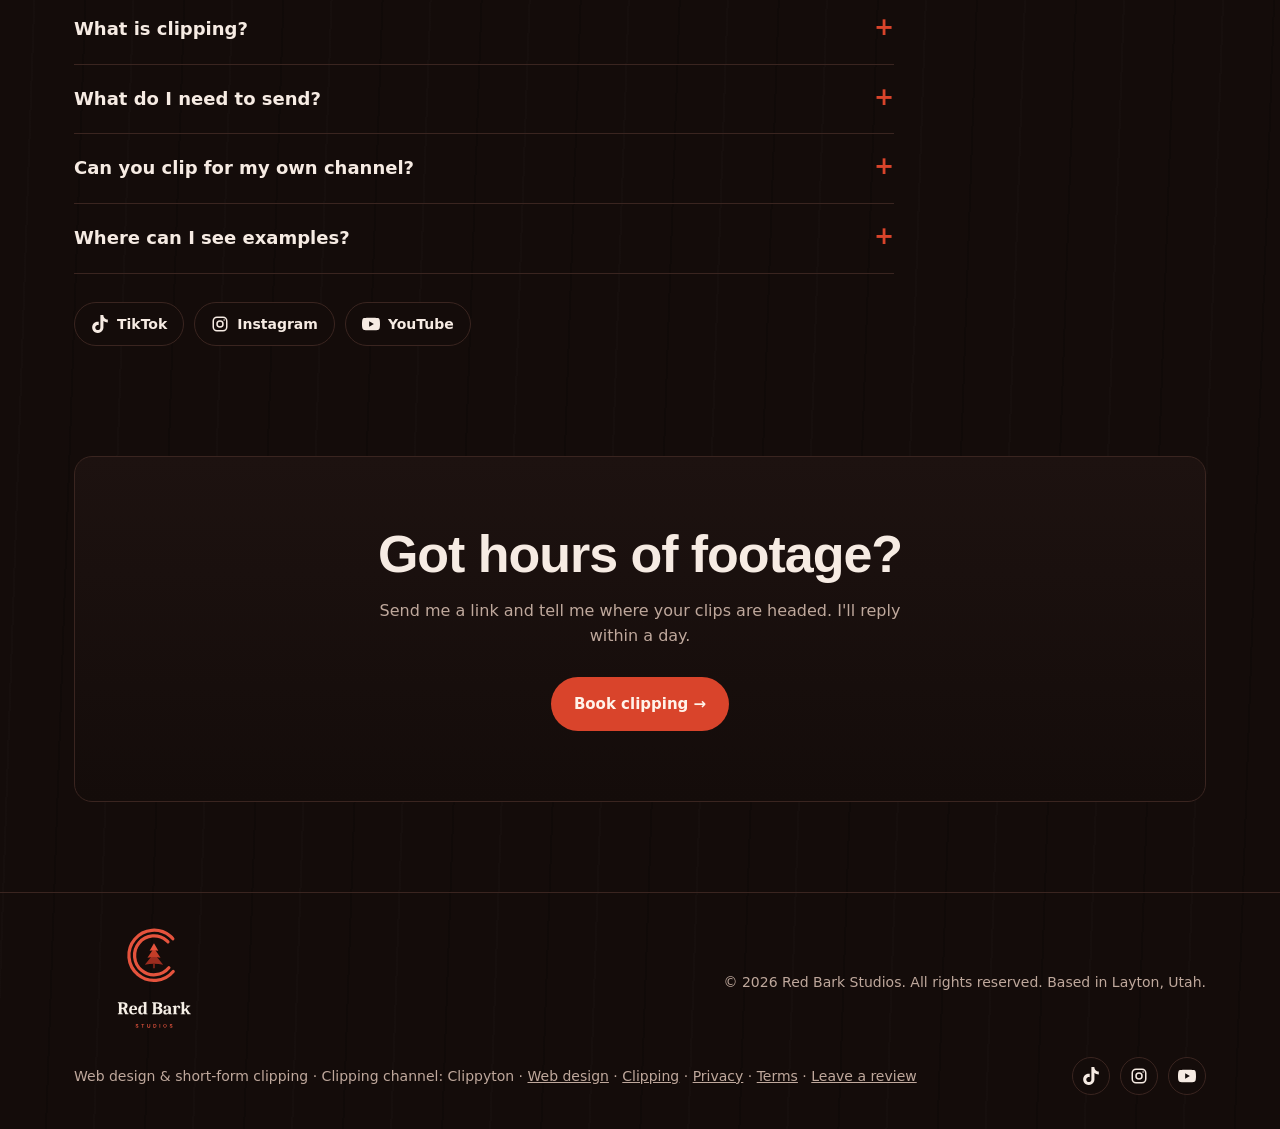
<file: clipping.html>
<!doctype html>
<html lang="en">
<head>
<meta charset="utf-8">
<meta http-equiv="Content-Security-Policy" content="default-src 'self'; script-src 'self' 'unsafe-inline'; style-src 'self' 'unsafe-inline' https://fonts.googleapis.com; font-src https://fonts.gstatic.com; img-src 'self' data:; base-uri 'self'; object-src 'none'">
<meta name="referrer" content="strict-origin-when-cross-origin">
<script>document.documentElement.classList.add('js')</script>
<meta name="viewport" content="width=device-width, initial-scale=1">
<title>Short-Form Video Clipping — Red Bark Studios</title>
<meta name="description" content="Hook-first, captioned 9:16 clips for TikTok, Reels and Shorts. Clip packs from $120, monthly clipping from $300.">
<link rel="canonical" href="https://redbarkstudios.com/clipping.html">
<link rel="preconnect" href="https://fonts.googleapis.com">
<link rel="preconnect" href="https://fonts.gstatic.com" crossorigin>
<link href="https://fonts.googleapis.com/css2?family=Bricolage+Grotesque:opsz,wght@12..96,400;12..96,600;12..96,800&family=Inter:wght@400;500;600&display=swap" rel="stylesheet">
<link rel="icon" href="/assets/cedar-badge-mark-on-dark.svg" type="image/svg+xml">
<link rel="apple-touch-icon" href="/assets/cedar-badge-mark-on-light.png">
<meta property="og:type" content="website">
<meta property="og:url" content="https://redbarkstudios.com/clipping.html">
<meta property="og:title" content="Short-Form Video Clipping — Red Bark Studios">
<meta property="og:description" content="Hook-first, captioned 9:16 clips for TikTok, Reels and Shorts. Clip packs from $120, monthly clipping from $300.">
<meta property="og:image" content="https://redbarkstudios.com/assets/og-share.png">
<meta name="twitter:card" content="summary_large_image">
<meta name="twitter:title" content="Short-Form Video Clipping — Red Bark Studios">
<meta name="twitter:description" content="Hook-first, captioned 9:16 clips for TikTok, Reels and Shorts. Clip packs from $120, monthly clipping from $300.">
<meta name="twitter:image" content="https://redbarkstudios.com/assets/og-share.png">
<link rel="stylesheet" href="/assets/site.css">
<script type="application/ld+json">
{"@context":"https://schema.org","@type":"Service","serviceType":"Short-form video clipping","name":"Clipping","url":"https://redbarkstudios.com/clipping.html","provider":{"@type":"ProfessionalService","name":"Red Bark Studios","url":"https://redbarkstudios.com/","address":{"@type":"PostalAddress","addressLocality":"Layton","addressRegion":"UT","addressCountry":"US"},"areaServed":[{"@type":"City","name":"Layton, Utah"},{"@type":"State","name":"Utah"},{"@type":"Country","name":"United States"}]},"offers":[{"@type":"Offer","name":"Clip Pack (10 clips)","price":"120","priceCurrency":"USD"},{"@type":"Offer","name":"Creator Clipping (30 clips/month)","price":"300","priceCurrency":"USD"}]}
</script>
</head>
<body>
<svg xmlns="http://www.w3.org/2000/svg" style="display:none">
  <symbol id="i-tt" viewBox="0 0 24 24"><path fill="currentColor" d="M12.525.02c1.31-.02 2.61-.01 3.91-.02.08 1.53.63 3.09 1.75 4.17 1.12 1.11 2.7 1.62 4.24 1.79v4.03c-1.44-.05-2.89-.35-4.2-.97-.57-.26-1.1-.59-1.62-.93-.01 2.92.01 5.84-.02 8.75-.08 1.4-.54 2.79-1.35 3.94-1.31 1.92-3.58 3.17-5.91 3.21-1.43.08-2.86-.31-4.08-1.03-2.02-1.19-3.44-3.37-3.65-5.71-.02-.5-.03-1-.01-1.49.18-1.9 1.12-3.72 2.58-4.96 1.66-1.44 3.98-2.13 6.15-1.72.02 1.48-.04 2.96-.04 4.44-.99-.32-2.15-.23-3.02.37-.63.41-1.11 1.04-1.36 1.75-.21.51-.15 1.07-.14 1.61.24 1.64 1.82 3.02 3.5 2.87 1.12-.01 2.19-.66 2.77-1.61.19-.33.4-.67.41-1.06.1-1.79.06-3.57.07-5.36.01-4.03-.01-8.05.02-12.07z"/></symbol>
  <symbol id="i-ig" viewBox="0 0 24 24"><rect x="3" y="3" width="18" height="18" rx="5" fill="none" stroke="currentColor" stroke-width="2"/><circle cx="12" cy="12" r="4" fill="none" stroke="currentColor" stroke-width="2"/><circle cx="17.5" cy="6.5" r="1" fill="currentColor"/></symbol>
  <symbol id="i-mail" viewBox="0 0 24 24"><rect x="2" y="4" width="20" height="16" rx="3" fill="none" stroke="currentColor" stroke-width="2"/><path d="m3 7 9 6 9-6" fill="none" stroke="currentColor" stroke-width="2" stroke-linecap="round" stroke-linejoin="round"/></symbol>
  <symbol id="i-yt" viewBox="0 0 24 24"><path fill="currentColor" fill-rule="evenodd" d="M23.5 6.19a3.02 3.02 0 0 0-2.12-2.14C19.5 3.55 12 3.55 12 3.55s-7.5 0-9.38.5A3.02 3.02 0 0 0 .5 6.19C0 8.07 0 12 0 12s0 3.93.5 5.81a3.02 3.02 0 0 0 2.12 2.14c1.88.5 9.38.5 9.38.5s7.5 0 9.38-.5a3.02 3.02 0 0 0 2.12-2.14C24 15.93 24 12 24 12s0-3.93-.5-5.81zM9.55 15.57V8.43L15.82 12l-6.27 3.57z"/></symbol>
</svg>
<header>
  <nav class="wrap">
    <a href="/" class="logo"><img src="/assets/cedar-badge-mark-on-dark.svg" width="34" height="34" alt="">Red Bark<span>Studios</span></a>
    <div class="links" id="links">
      <a href="/web-design.html">Web Design</a><a href="/clipping.html">Clipping</a><a href="/#plans">Plans</a><a href="/#work">Work</a><a href="/#faq">FAQ</a>
    </div>
    <a href="/#contact" class="btn btn-red"><span class="long">Start a project</span><span class="short">Contact</span></a>
    <button class="menu" id="menu" aria-label="Open menu" aria-expanded="false" aria-controls="links">☰</button>
  </nav>
</header>

<main id="top">
  <div class="wrap page-hero reveal">
    <span class="eyebrow">Short-form clipping</span>
    <h1>Clips that <em>travel.</em></h1>
    <p>I turn podcasts, streams and long videos into hook-first vertical clips for TikTok, Reels and Shorts, for your own channel or for Content Rewards and Whop campaigns.</p>
    <div class="cta">
      <a href="/#contact" class="btn btn-red">Book clipping →</a>
      <a href="#packages" class="btn btn-ghost">See packages</a>
    </div>
  </div>

  <section id="packages">
    <div class="wrap">
      <div class="head reveal"><span class="eyebrow">Packages</span><h2>One-off or every month.</h2><p>Start with a pack to see the style, or set up a monthly flow of clips. Final prices depend on clip length, source length and turnaround.</p></div>
      <div class="services">
        <article class="svc tier reveal">
          <h3>Clip Pack</h3>
          <p class="price">From <b>$120</b></p>
          <p class="when">10 clips, one-off</p>
          <p>Try it out, or clip a single episode, stream or event.</p>
          <ul><li>10 vertical 9:16 clips</li><li>Hook in the first second</li><li>Animated captions</li><li>Ready-to-post exports</li><li>Revisions included</li></ul>
        </article>
        <article class="svc tier reveal featured">
          <span class="badge">Most popular</span>
          <h3>Creator Clipping</h3>
          <p class="price">From <b>$300</b>/month</p>
          <p class="when">30 clips a month</p>
          <p>A steady stream of clips from your ongoing long-form content.</p>
          <ul><li>30 clips every month</li><li>Consistent caption style for your brand</li><li>Hooks written for each platform</li><li>Revisions included</li><li>Posting available by agreement</li></ul>
        </article>
        <article class="svc tier reveal">
          <h3>Campaign Clipping</h3>
          <p class="price">Quoted per campaign</p>
          <p class="when">Content Rewards, Whop and more</p>
          <p>Clips cut to a brand's campaign brief and rules.</p>
          <ul><li>Edits that follow the brief</li><li>Platform-specific versions</li><li>Volume to match the campaign</li><li>Tracking of what was posted</li></ul>
        </article>
      </div>
    </div>
  </section>

  <section class="band">
    <div class="wrap">
      <div class="head reveal"><span class="eyebrow">Every clip</span><h2>Built to be watched to the end.</h2></div>
      <div class="checks">
        <div class="reveal"><h3>Hook first</h3><p>Every clip opens on the moment that stops the scroll, not a slow build-up.</p></div>
        <div class="reveal"><h3>Captions on</h3><p>Bold animated captions, so clips land with the sound off.</p></div>
        <div class="reveal"><h3>9:16 framing</h3><p>Reframed for vertical, keeping the speaker and the action in shot.</p></div>
        <div class="reveal"><h3>Right length</h3><p>Cut tight for each platform, usually 15–60 seconds.</p></div>
        <div class="reveal"><h3>Brief-compliant</h3><p>Campaign rules, brand guidelines and tags followed every time.</p></div>
        <div class="reveal"><h3>Ready to post</h3><p>Clean exports in the right format for each platform.</p></div>
      </div>
    </div>
  </section>

  <section>
    <div class="wrap">
      <div class="head reveal"><span class="eyebrow">Process</span><h2>How clipping works.</h2></div>
      <div class="steps">
        <div class="step reveal"><h3>Send</h3><p>Share links to your long-form videos, plus any brand rules or campaign brief.</p></div>
        <div class="step reveal"><h3>Pick</h3><p>I find the moments worth clipping and agree the style with you.</p></div>
        <div class="step reveal"><h3>Cut</h3><p>Clips come back captioned, hooked and ready to post, with revisions if needed.</p></div>
        <div class="step reveal"><h3>Repeat</h3><p>On a monthly plan, new clips arrive on a schedule that suits you.</p></div>
      </div>
    </div>
  </section>

  <section class="band">
    <div class="wrap">
      <div class="head reveal"><span class="eyebrow">Platforms</span><h2>Where the clips go.</h2></div>
      <div class="platforms reveal"><span>TikTok</span><span>Instagram Reels</span><span>YouTube Shorts</span><span>X / Twitter</span><span>Content Rewards</span><span>Whop campaigns</span></div>
    </div>
  </section>

  <section>
    <div class="wrap">
      <div class="head reveal"><span class="eyebrow">FAQ</span><h2>Clipping questions.</h2></div>
      <div class="faq reveal">
        <details><summary>What is clipping?</summary><p>Clipping means cutting the best moments out of long-form content, such as podcasts, streams and interviews, into short vertical videos. Platforms like Content Rewards pay clippers based on the views those clips earn.</p></details>
        <details><summary>What do I need to send?</summary><p>Links to your long-form videos (YouTube, Twitch VODs, podcasts or files), plus any brand guidelines or campaign brief.</p></details>
        <details><summary>Can you clip for my own channel?</summary><p>Yes. I deliver captioned, ready-to-post clips on a schedule that suits you, and can post them for you by agreement.</p></details>
        <details><summary>Where can I see examples?</summary><p>My clips run on Clippyton, the Red Bark Studios clipping channel, on TikTok, YouTube Shorts and Instagram Reels.</p></details>
      </div>
      <div class="socials reveal" style="margin-top:28px">
        <a href="https://www.tiktok.com/@clippyton2" target="_blank" rel="noopener"><svg aria-hidden="true"><use href="#i-tt"/></svg><span>TikTok</span></a>
        <a href="https://www.instagram.com/clippyton/" target="_blank" rel="noopener"><svg aria-hidden="true"><use href="#i-ig"/></svg><span>Instagram</span></a>
        <a href="https://www.youtube.com/@Clippyton-n2h" target="_blank" rel="noopener"><svg aria-hidden="true"><use href="#i-yt"/></svg><span>YouTube</span></a>
      </div>
    </div>
  </section>

  <section style="padding-top:20px">
    <div class="wrap">
      <div class="endcta reveal">
        <h2>Got hours of footage?</h2>
        <p>Send me a link and tell me where your clips are headed. I'll reply within a day.</p>
        <a href="/#contact" class="btn btn-red">Book clipping →</a>
      </div>
    </div>
  </section>
</main>

<footer>
  <div class="wrap">
    <img src="/assets/cedar-rings-lockup-on-dark.svg" alt="Red Bark Studios">
    <span>© <span id="yr"></span> Red Bark Studios. All rights reserved. Based in Layton, Utah.</span>
    <span>Web design &amp; short-form clipping · Clipping channel: Clippyton · <a href="/web-design.html" style="text-decoration:underline">Web design</a> · <a href="/clipping.html" style="text-decoration:underline">Clipping</a> · <a href="/privacy.html" style="text-decoration:underline">Privacy</a> · <a href="/terms.html" style="text-decoration:underline">Terms</a> · <a href="https://g.page/r/Cbc1WxLl3N4AEBM/review" target="_blank" rel="noopener" style="text-decoration:underline">Leave a review</a></span>
    <div class="socials">
      <a href="https://www.tiktok.com/@clippyton2" target="_blank" rel="noopener" aria-label="TikTok @clippyton2"><svg aria-hidden="true"><use href="#i-tt"/></svg><span>TikTok</span></a>
      <a href="https://www.instagram.com/clippyton/" target="_blank" rel="noopener" aria-label="Instagram @clippyton"><svg aria-hidden="true"><use href="#i-ig"/></svg><span>Instagram</span></a>
      <a href="https://www.youtube.com/@Clippyton-n2h" target="_blank" rel="noopener" aria-label="YouTube @Clippyton-n2h"><svg aria-hidden="true"><use href="#i-yt"/></svg><span>YouTube</span></a>
    </div>
  </div>
</footer>

<script src="/assets/site.js"></script>
</body>
</html>
</file>
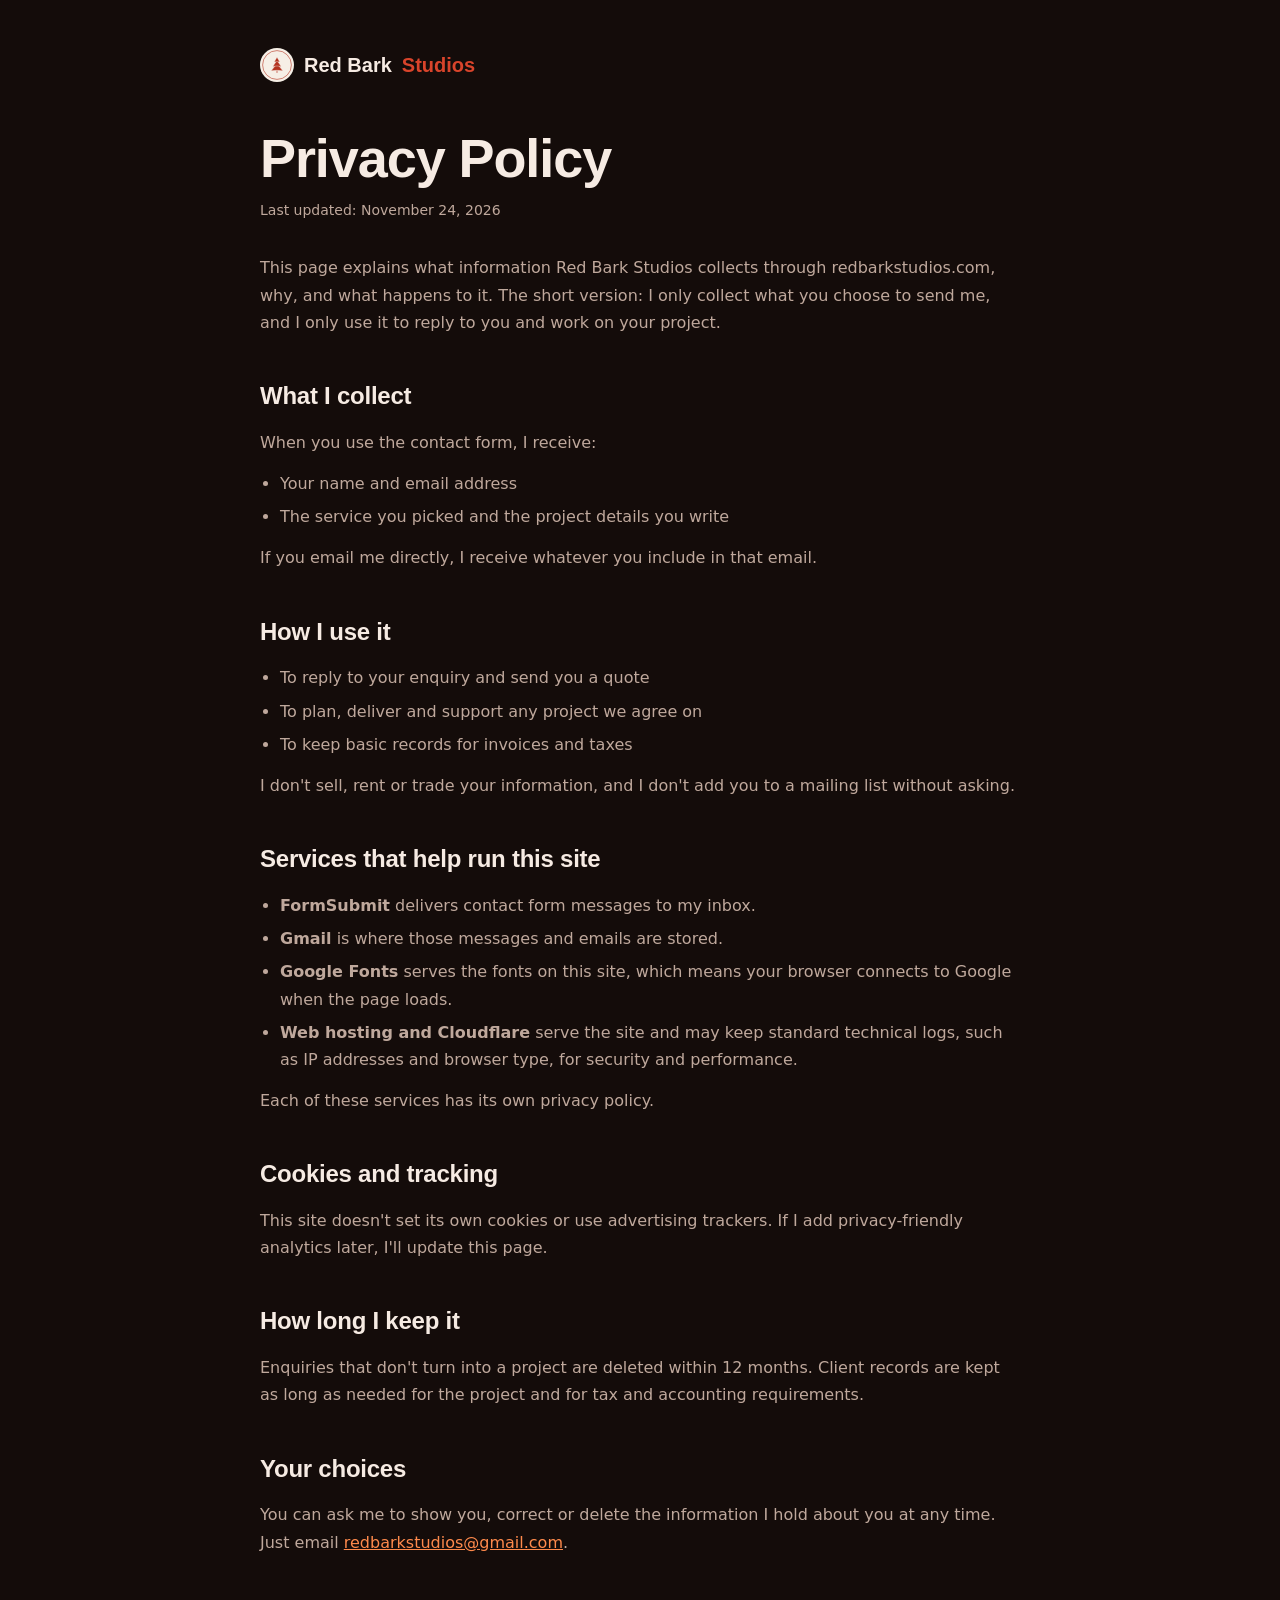
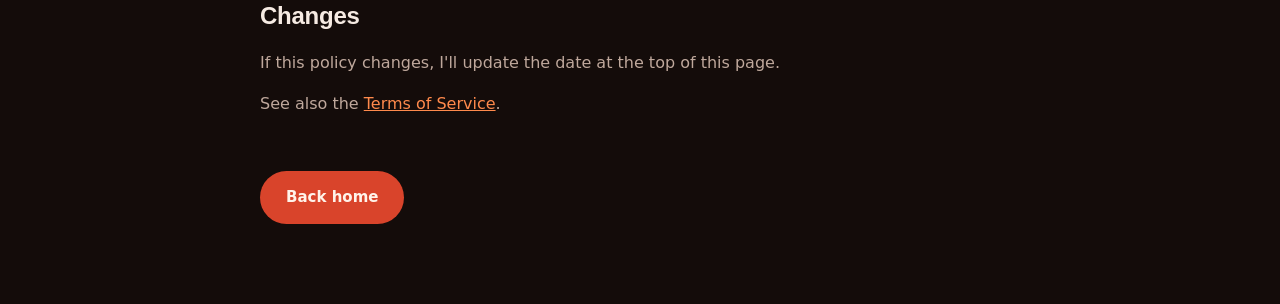
<file: privacy.html>
<!doctype html>
<html lang="en">
<head>
<meta charset="utf-8">
<meta http-equiv="Content-Security-Policy" content="default-src 'self'; script-src 'self' 'unsafe-inline'; style-src 'self' 'unsafe-inline' https://fonts.googleapis.com; font-src https://fonts.gstatic.com; img-src 'self' data:; base-uri 'self'; object-src 'none'">
<meta name="referrer" content="strict-origin-when-cross-origin">
<meta name="viewport" content="width=device-width, initial-scale=1">
<title>Privacy Policy — Red Bark Studios</title>
<meta name="description" content="How Red Bark Studios handles the information you share through this website.">
<link rel="canonical" href="https://redbarkstudios.com/privacy.html">
<link rel="preconnect" href="https://fonts.googleapis.com">
<link rel="preconnect" href="https://fonts.gstatic.com" crossorigin>
<link href="https://fonts.googleapis.com/css2?family=Bricolage+Grotesque:opsz,wght@12..96,400;12..96,600;12..96,800&family=Inter:wght@400;500;600&display=swap" rel="stylesheet">
<link rel="icon" href="/assets/cedar-badge-mark-on-dark.svg" type="image/svg+xml">
<style>
*{box-sizing:border-box;margin:0;padding:0}
body{background:#140c0a;color:#f6ebe3;font:16px/1.7 Inter,system-ui,sans-serif;padding:48px 16px 80px}
main{max-width:760px;margin:0 auto}
a{color:#ff8a4c}
.home{display:inline-flex;align-items:center;gap:10px;font-family:"Bricolage Grotesque",sans-serif;font-weight:800;font-size:20px;color:#f6ebe3;text-decoration:none;margin-bottom:48px}
.home img{width:34px;height:34px;display:block}
.home span{color:#d9442b}
h1{font-family:"Bricolage Grotesque",sans-serif;font-weight:800;font-size:clamp(36px,7vw,54px);line-height:1.05;letter-spacing:-.02em;margin-bottom:12px}
h2{font-family:"Bricolage Grotesque",sans-serif;font-size:24px;letter-spacing:-.01em;margin:40px 0 12px}
p,li{color:#bfa89c}
p{margin-bottom:14px}
ul{padding-left:20px;margin-bottom:14px;display:grid;gap:6px}
.updated{font-size:14px;margin-bottom:32px}
.btn{display:inline-block;margin-top:40px;padding:14px 26px;border-radius:999px;background:#d9442b;color:#fff3ea;font-weight:600;font-size:15px;text-decoration:none;transition:.2s}
.btn:hover,.btn:focus-visible{background:#ff8a4c;color:#1a0d08}
</style>
</head>
<body>
<main>
  <a class="home" href="/"><img src="/assets/cedar-badge-mark-on-dark.svg" width="34" height="34" alt="">Red Bark<span>Studios</span></a>
  <h1>Privacy Policy</h1>
  <p class="updated">Last updated: November 24, 2026</p>

  <p>This page explains what information Red Bark Studios collects through redbarkstudios.com, why, and what happens to it. The short version: I only collect what you choose to send me, and I only use it to reply to you and work on your project.</p>

  <h2>What I collect</h2>
  <p>When you use the contact form, I receive:</p>
  <ul>
    <li>Your name and email address</li>
    <li>The service you picked and the project details you write</li>
  </ul>
  <p>If you email me directly, I receive whatever you include in that email.</p>

  <h2>How I use it</h2>
  <ul>
    <li>To reply to your enquiry and send you a quote</li>
    <li>To plan, deliver and support any project we agree on</li>
    <li>To keep basic records for invoices and taxes</li>
  </ul>
  <p>I don't sell, rent or trade your information, and I don't add you to a mailing list without asking.</p>

  <h2>Services that help run this site</h2>
  <ul>
    <li><strong>FormSubmit</strong> delivers contact form messages to my inbox.</li>
    <li><strong>Gmail</strong> is where those messages and emails are stored.</li>
    <li><strong>Google Fonts</strong> serves the fonts on this site, which means your browser connects to Google when the page loads.</li>
    <li><strong>Web hosting and Cloudflare</strong> serve the site and may keep standard technical logs, such as IP addresses and browser type, for security and performance.</li>
  </ul>
  <p>Each of these services has its own privacy policy.</p>

  <h2>Cookies and tracking</h2>
  <p>This site doesn't set its own cookies or use advertising trackers. If I add privacy-friendly analytics later, I'll update this page.</p>

  <h2>How long I keep it</h2>
  <p>Enquiries that don't turn into a project are deleted within 12 months. Client records are kept as long as needed for the project and for tax and accounting requirements.</p>

  <h2>Your choices</h2>
  <p>You can ask me to show you, correct or delete the information I hold about you at any time. Just email <a href="mailto:redbarkstudios@gmail.com">redbarkstudios@gmail.com</a>.</p>

  <h2>Changes</h2>
  <p>If this policy changes, I'll update the date at the top of this page.</p>
  <p>See also the <a href="/terms.html">Terms of Service</a>.</p>

  <a class="btn" href="/">Back home</a>
</main>
</body>
</html>
</file>
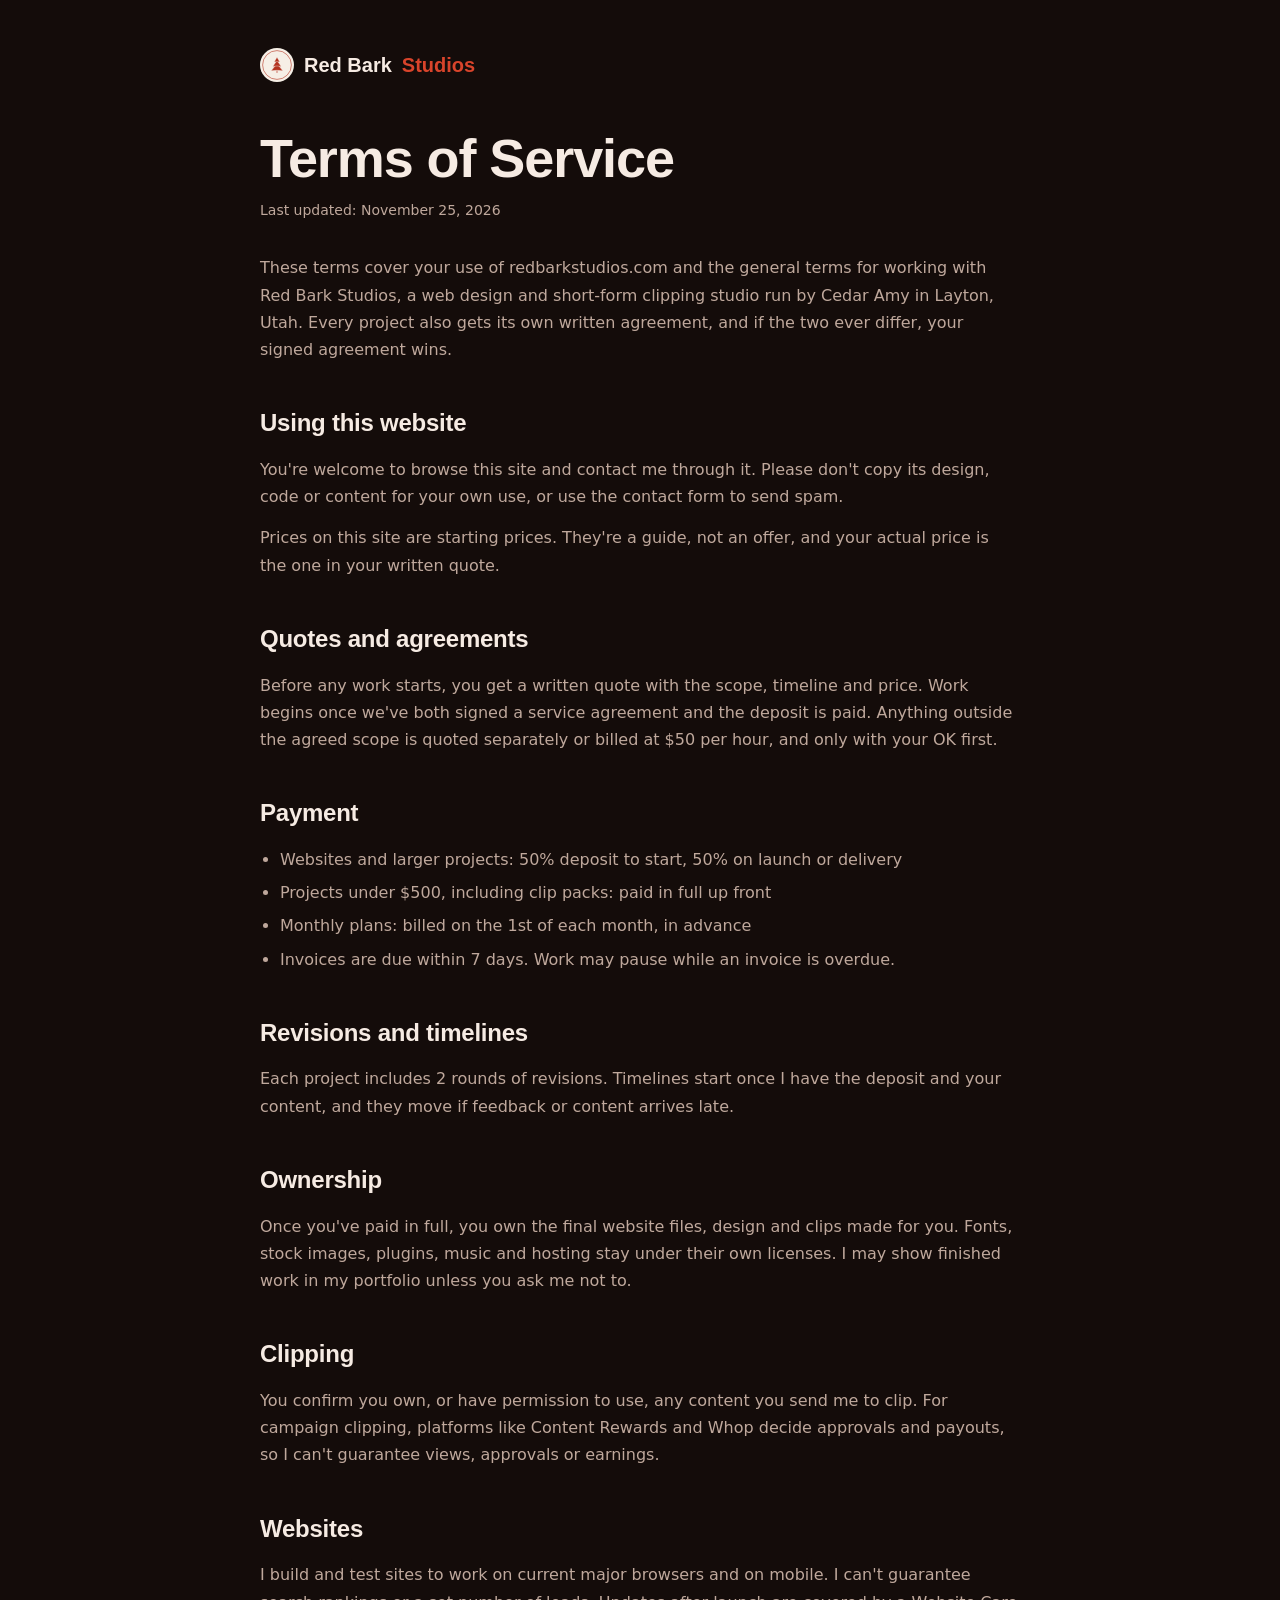
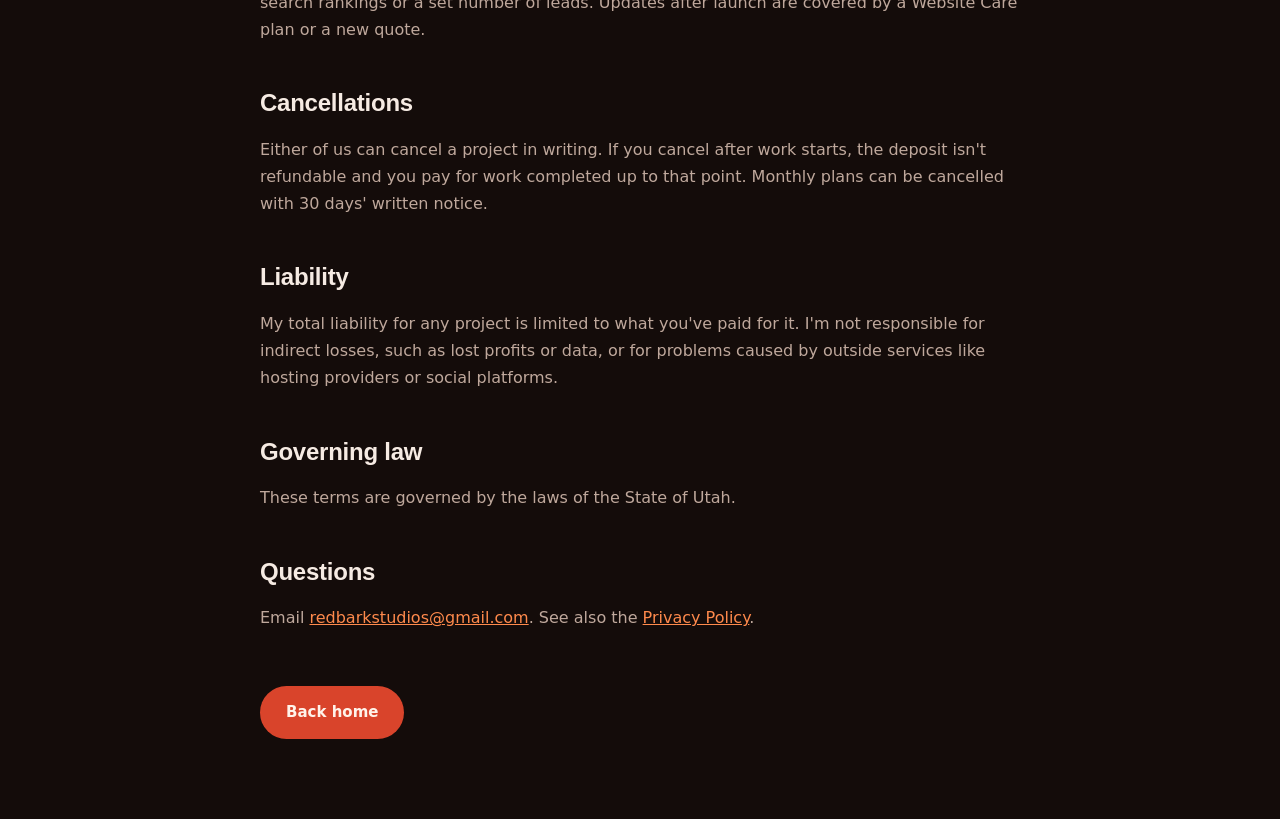
<file: terms.html>
<!doctype html>
<html lang="en">
<head>
<meta charset="utf-8">
<meta http-equiv="Content-Security-Policy" content="default-src 'self'; script-src 'self' 'unsafe-inline'; style-src 'self' 'unsafe-inline' https://fonts.googleapis.com; font-src https://fonts.gstatic.com; img-src 'self' data:; base-uri 'self'; object-src 'none'">
<meta name="referrer" content="strict-origin-when-cross-origin">
<meta name="viewport" content="width=device-width, initial-scale=1">
<title>Terms of Service — Red Bark Studios</title>
<meta name="description" content="The terms that apply when you use this website or hire Red Bark Studios.">
<link rel="canonical" href="https://redbarkstudios.com/terms.html">
<link rel="preconnect" href="https://fonts.googleapis.com">
<link rel="preconnect" href="https://fonts.gstatic.com" crossorigin>
<link href="https://fonts.googleapis.com/css2?family=Bricolage+Grotesque:opsz,wght@12..96,400;12..96,600;12..96,800&family=Inter:wght@400;500;600&display=swap" rel="stylesheet">
<link rel="icon" href="/assets/cedar-badge-mark-on-dark.svg" type="image/svg+xml">
<style>
*{box-sizing:border-box;margin:0;padding:0}
body{background:#140c0a;color:#f6ebe3;font:16px/1.7 Inter,system-ui,sans-serif;padding:48px 16px 80px}
main{max-width:760px;margin:0 auto}
a{color:#ff8a4c}
.home{display:inline-flex;align-items:center;gap:10px;font-family:"Bricolage Grotesque",sans-serif;font-weight:800;font-size:20px;color:#f6ebe3;text-decoration:none;margin-bottom:48px}
.home img{width:34px;height:34px;display:block}
.home span{color:#d9442b}
h1{font-family:"Bricolage Grotesque",sans-serif;font-weight:800;font-size:clamp(36px,7vw,54px);line-height:1.05;letter-spacing:-.02em;margin-bottom:12px}
h2{font-family:"Bricolage Grotesque",sans-serif;font-size:24px;letter-spacing:-.01em;margin:40px 0 12px}
p,li{color:#bfa89c}
p{margin-bottom:14px}
ul{padding-left:20px;margin-bottom:14px;display:grid;gap:6px}
.updated{font-size:14px;margin-bottom:32px}
.btn{display:inline-block;margin-top:40px;padding:14px 26px;border-radius:999px;background:#d9442b;color:#fff3ea;font-weight:600;font-size:15px;text-decoration:none;transition:.2s}
.btn:hover,.btn:focus-visible{background:#ff8a4c;color:#1a0d08}
</style>
</head>
<body>
<main>
  <a class="home" href="/"><img src="/assets/cedar-badge-mark-on-dark.svg" width="34" height="34" alt="">Red Bark<span>Studios</span></a>
  <h1>Terms of Service</h1>
  <p class="updated">Last updated: November 25, 2026</p>

  <p>These terms cover your use of redbarkstudios.com and the general terms for working with Red Bark Studios, a web design and short-form clipping studio run by Cedar Amy in Layton, Utah. Every project also gets its own written agreement, and if the two ever differ, your signed agreement wins.</p>

  <h2>Using this website</h2>
  <p>You're welcome to browse this site and contact me through it. Please don't copy its design, code or content for your own use, or use the contact form to send spam.</p>
  <p>Prices on this site are starting prices. They're a guide, not an offer, and your actual price is the one in your written quote.</p>

  <h2>Quotes and agreements</h2>
  <p>Before any work starts, you get a written quote with the scope, timeline and price. Work begins once we've both signed a service agreement and the deposit is paid. Anything outside the agreed scope is quoted separately or billed at $50 per hour, and only with your OK first.</p>

  <h2>Payment</h2>
  <ul>
    <li>Websites and larger projects: 50% deposit to start, 50% on launch or delivery</li>
    <li>Projects under $500, including clip packs: paid in full up front</li>
    <li>Monthly plans: billed on the 1st of each month, in advance</li>
    <li>Invoices are due within 7 days. Work may pause while an invoice is overdue.</li>
  </ul>

  <h2>Revisions and timelines</h2>
  <p>Each project includes 2 rounds of revisions. Timelines start once I have the deposit and your content, and they move if feedback or content arrives late.</p>

  <h2>Ownership</h2>
  <p>Once you've paid in full, you own the final website files, design and clips made for you. Fonts, stock images, plugins, music and hosting stay under their own licenses. I may show finished work in my portfolio unless you ask me not to.</p>

  <h2>Clipping</h2>
  <p>You confirm you own, or have permission to use, any content you send me to clip. For campaign clipping, platforms like Content Rewards and Whop decide approvals and payouts, so I can't guarantee views, approvals or earnings.</p>

  <h2>Websites</h2>
  <p>I build and test sites to work on current major browsers and on mobile. I can't guarantee search rankings or a set number of leads. Updates after launch are covered by a Website Care plan or a new quote.</p>

  <h2>Cancellations</h2>
  <p>Either of us can cancel a project in writing. If you cancel after work starts, the deposit isn't refundable and you pay for work completed up to that point. Monthly plans can be cancelled with 30 days' written notice.</p>

  <h2>Liability</h2>
  <p>My total liability for any project is limited to what you've paid for it. I'm not responsible for indirect losses, such as lost profits or data, or for problems caused by outside services like hosting providers or social platforms.</p>

  <h2>Governing law</h2>
  <p>These terms are governed by the laws of the State of Utah.</p>

  <h2>Questions</h2>
  <p>Email <a href="mailto:redbarkstudios@gmail.com">redbarkstudios@gmail.com</a>. See also the <a href="/privacy.html">Privacy Policy</a>.</p>

  <a class="btn" href="/">Back home</a>
</main>
</body>
</html>
</file>
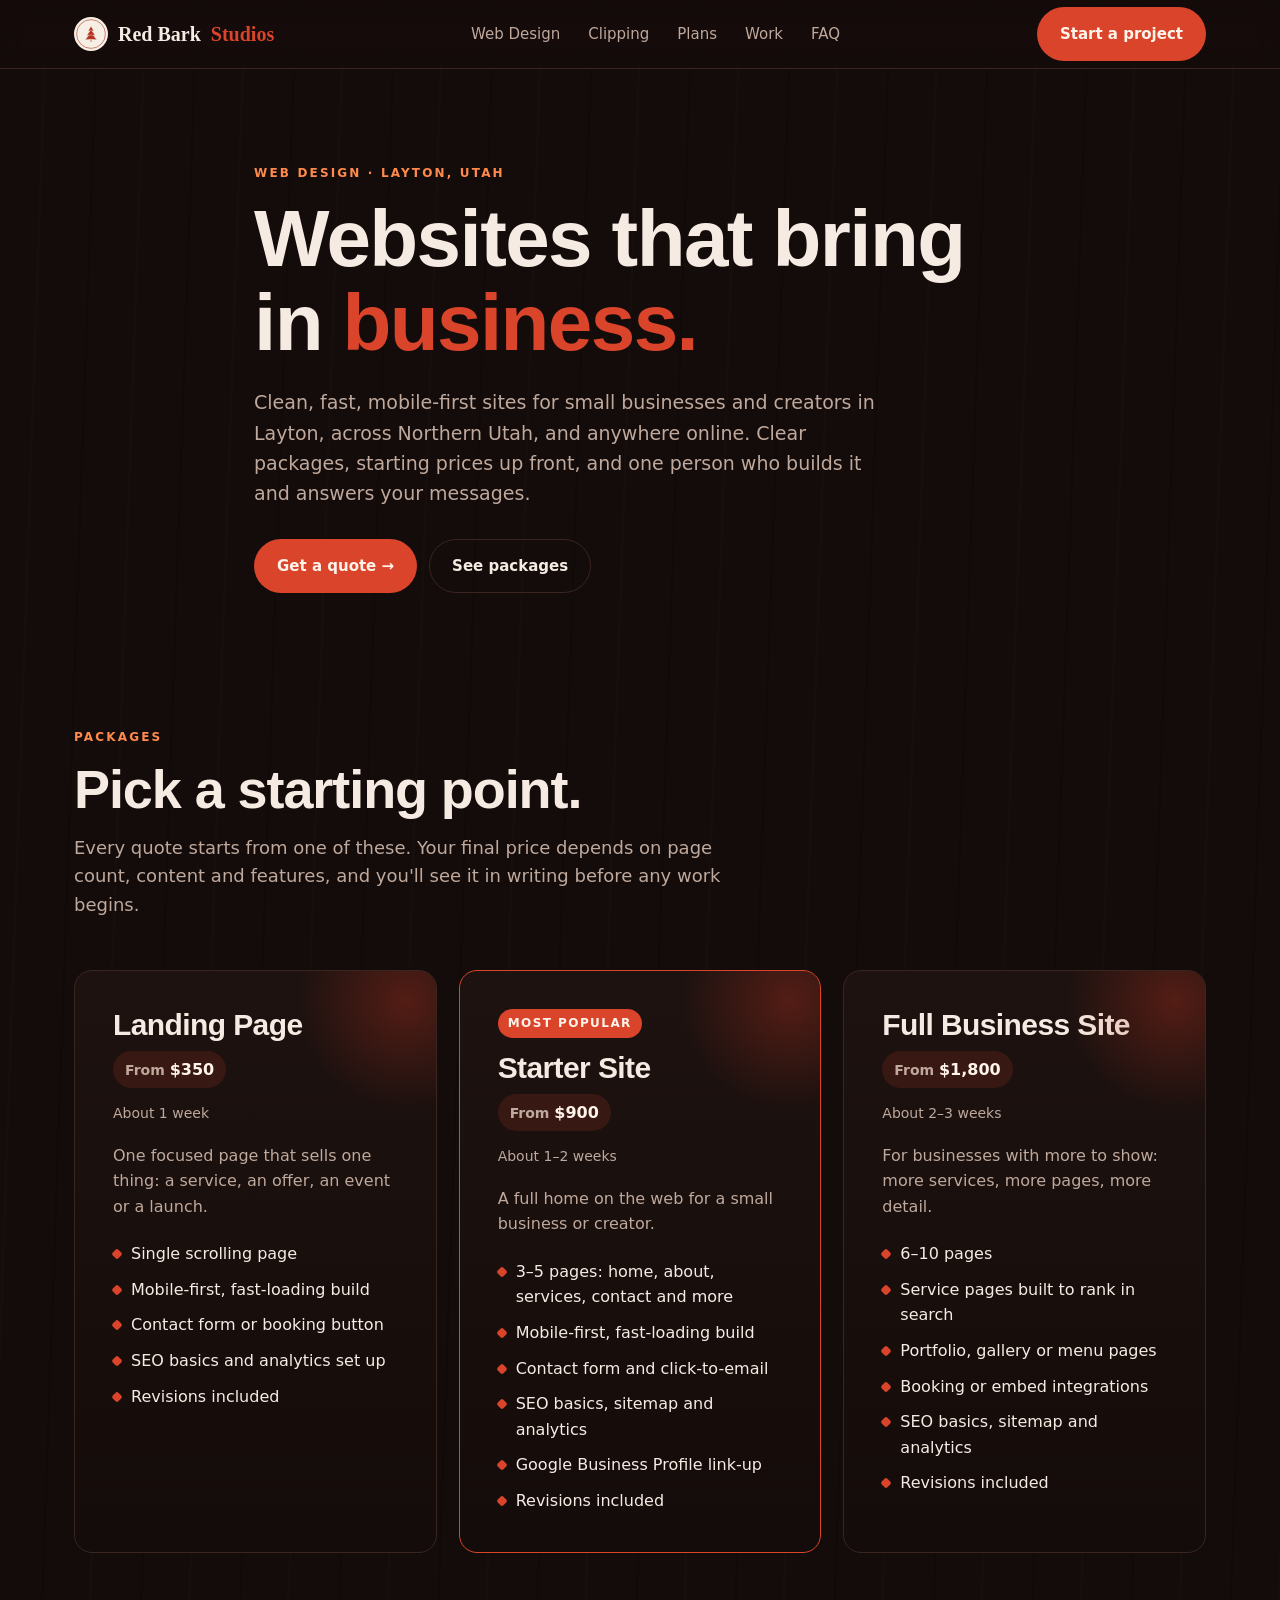
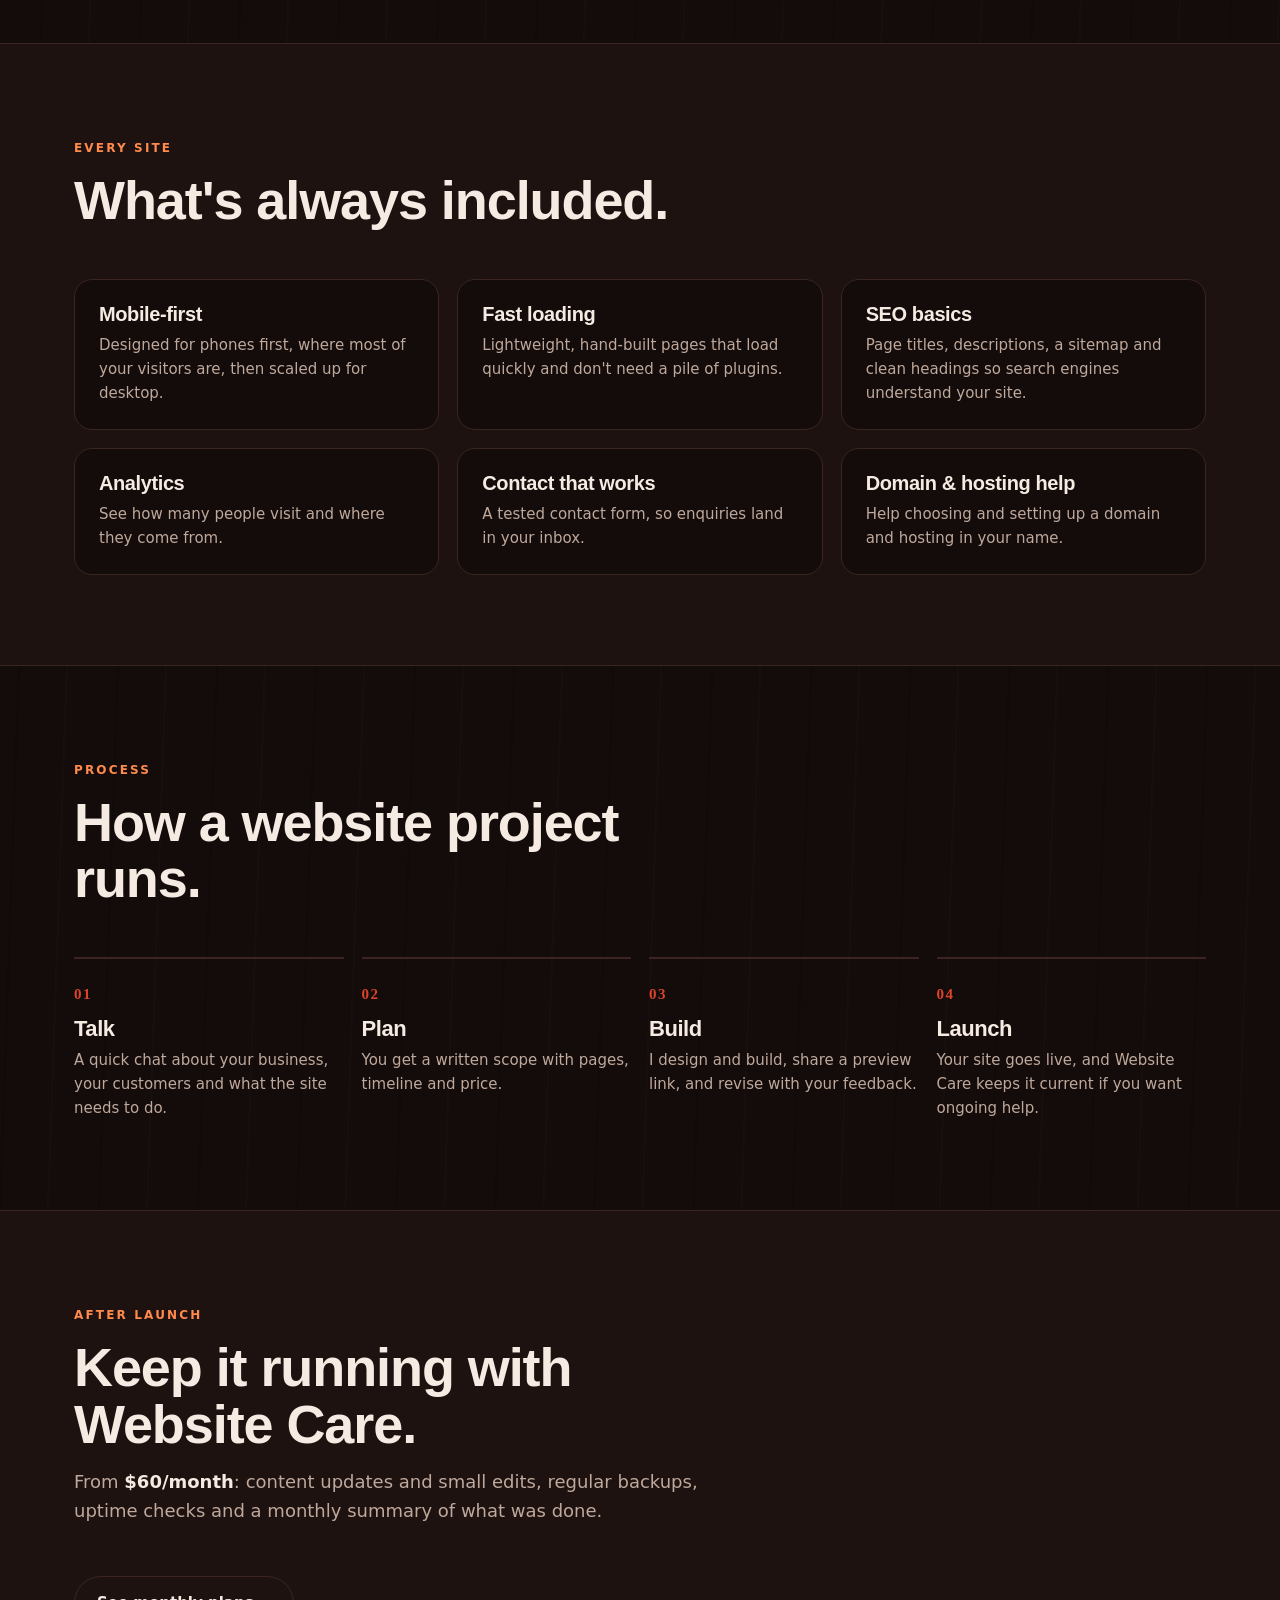
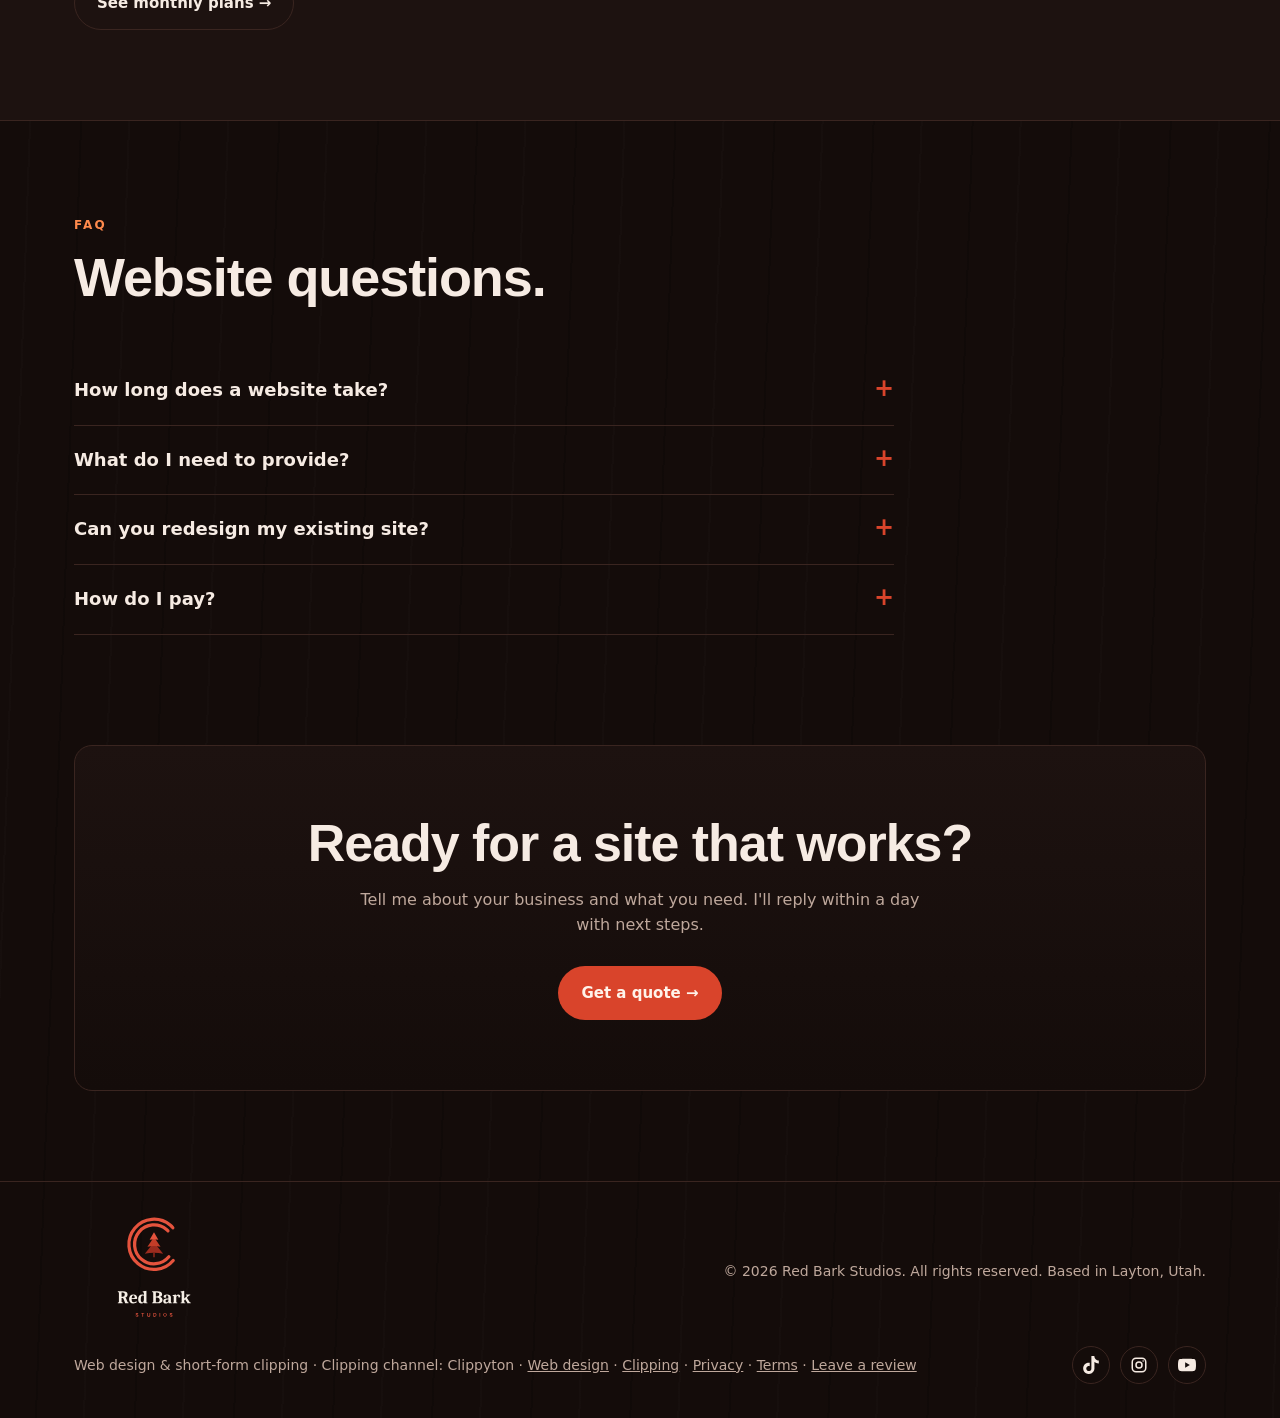
<file: web-design.html>
<!doctype html>
<html lang="en">
<head>
<meta charset="utf-8">
<meta http-equiv="Content-Security-Policy" content="default-src 'self'; script-src 'self' 'unsafe-inline'; style-src 'self' 'unsafe-inline' https://fonts.googleapis.com; font-src https://fonts.gstatic.com; img-src 'self' data:; base-uri 'self'; object-src 'none'">
<meta name="referrer" content="strict-origin-when-cross-origin">
<script>document.documentElement.classList.add('js')</script>
<meta name="viewport" content="width=device-width, initial-scale=1">
<title>Web Design in Layton, Utah — Red Bark Studios</title>
<meta name="description" content="Mobile-first, fast-loading websites for small businesses in Layton, Utah and beyond. Landing pages from $350, starter sites from $900.">
<link rel="canonical" href="https://redbarkstudios.com/web-design.html">
<link rel="preconnect" href="https://fonts.googleapis.com">
<link rel="preconnect" href="https://fonts.gstatic.com" crossorigin>
<link href="https://fonts.googleapis.com/css2?family=Bricolage+Grotesque:opsz,wght@12..96,400;12..96,600;12..96,800&family=Inter:wght@400;500;600&display=swap" rel="stylesheet">
<link rel="icon" href="/assets/cedar-badge-mark-on-dark.svg" type="image/svg+xml">
<link rel="apple-touch-icon" href="/assets/cedar-badge-mark-on-light.png">
<meta property="og:type" content="website">
<meta property="og:url" content="https://redbarkstudios.com/web-design.html">
<meta property="og:title" content="Web Design in Layton, Utah — Red Bark Studios">
<meta property="og:description" content="Mobile-first, fast-loading websites for small businesses in Layton, Utah and beyond. Landing pages from $350, starter sites from $900.">
<meta property="og:image" content="https://redbarkstudios.com/assets/og-share.png">
<meta name="twitter:card" content="summary_large_image">
<meta name="twitter:title" content="Web Design in Layton, Utah — Red Bark Studios">
<meta name="twitter:description" content="Mobile-first, fast-loading websites for small businesses in Layton, Utah and beyond. Landing pages from $350, starter sites from $900.">
<meta name="twitter:image" content="https://redbarkstudios.com/assets/og-share.png">
<link rel="stylesheet" href="/assets/site.css">
<script type="application/ld+json">
{"@context":"https://schema.org","@type":"Service","serviceType":"Web design","name":"Web Design","url":"https://redbarkstudios.com/web-design.html","provider":{"@type":"ProfessionalService","name":"Red Bark Studios","url":"https://redbarkstudios.com/","address":{"@type":"PostalAddress","addressLocality":"Layton","addressRegion":"UT","addressCountry":"US"},"areaServed":[{"@type":"City","name":"Layton, Utah"},{"@type":"State","name":"Utah"},{"@type":"Country","name":"United States"}]},"areaServed":"Layton, Utah","offers":[{"@type":"Offer","name":"Landing Page","price":"350","priceCurrency":"USD"},{"@type":"Offer","name":"Starter Site","price":"900","priceCurrency":"USD"},{"@type":"Offer","name":"Full Business Site","price":"1800","priceCurrency":"USD"}]}
</script>
</head>
<body>
<svg xmlns="http://www.w3.org/2000/svg" style="display:none">
  <symbol id="i-tt" viewBox="0 0 24 24"><path fill="currentColor" d="M12.525.02c1.31-.02 2.61-.01 3.91-.02.08 1.53.63 3.09 1.75 4.17 1.12 1.11 2.7 1.62 4.24 1.79v4.03c-1.44-.05-2.89-.35-4.2-.97-.57-.26-1.1-.59-1.62-.93-.01 2.92.01 5.84-.02 8.75-.08 1.4-.54 2.79-1.35 3.94-1.31 1.92-3.58 3.17-5.91 3.21-1.43.08-2.86-.31-4.08-1.03-2.02-1.19-3.44-3.37-3.65-5.71-.02-.5-.03-1-.01-1.49.18-1.9 1.12-3.72 2.58-4.96 1.66-1.44 3.98-2.13 6.15-1.72.02 1.48-.04 2.96-.04 4.44-.99-.32-2.15-.23-3.02.37-.63.41-1.11 1.04-1.36 1.75-.21.51-.15 1.07-.14 1.61.24 1.64 1.82 3.02 3.5 2.87 1.12-.01 2.19-.66 2.77-1.61.19-.33.4-.67.41-1.06.1-1.79.06-3.57.07-5.36.01-4.03-.01-8.05.02-12.07z"/></symbol>
  <symbol id="i-ig" viewBox="0 0 24 24"><rect x="3" y="3" width="18" height="18" rx="5" fill="none" stroke="currentColor" stroke-width="2"/><circle cx="12" cy="12" r="4" fill="none" stroke="currentColor" stroke-width="2"/><circle cx="17.5" cy="6.5" r="1" fill="currentColor"/></symbol>
  <symbol id="i-mail" viewBox="0 0 24 24"><rect x="2" y="4" width="20" height="16" rx="3" fill="none" stroke="currentColor" stroke-width="2"/><path d="m3 7 9 6 9-6" fill="none" stroke="currentColor" stroke-width="2" stroke-linecap="round" stroke-linejoin="round"/></symbol>
  <symbol id="i-yt" viewBox="0 0 24 24"><path fill="currentColor" fill-rule="evenodd" d="M23.5 6.19a3.02 3.02 0 0 0-2.12-2.14C19.5 3.55 12 3.55 12 3.55s-7.5 0-9.38.5A3.02 3.02 0 0 0 .5 6.19C0 8.07 0 12 0 12s0 3.93.5 5.81a3.02 3.02 0 0 0 2.12 2.14c1.88.5 9.38.5 9.38.5s7.5 0 9.38-.5a3.02 3.02 0 0 0 2.12-2.14C24 15.93 24 12 24 12s0-3.93-.5-5.81zM9.55 15.57V8.43L15.82 12l-6.27 3.57z"/></symbol>
</svg>
<header>
  <nav class="wrap">
    <a href="/" class="logo"><img src="/assets/cedar-badge-mark-on-dark.svg" width="34" height="34" alt="">Red Bark<span>Studios</span></a>
    <div class="links" id="links">
      <a href="/web-design.html">Web Design</a><a href="/clipping.html">Clipping</a><a href="/#plans">Plans</a><a href="/#work">Work</a><a href="/#faq">FAQ</a>
    </div>
    <a href="/#contact" class="btn btn-red"><span class="long">Start a project</span><span class="short">Contact</span></a>
    <button class="menu" id="menu" aria-label="Open menu" aria-expanded="false" aria-controls="links">☰</button>
  </nav>
</header>

<main id="top">
  <div class="wrap page-hero reveal">
    <span class="eyebrow">Web design · Layton, Utah</span>
    <h1>Websites that bring in <em>business.</em></h1>
    <p>Clean, fast, mobile-first sites for small businesses and creators in Layton, across Northern Utah, and anywhere online. Clear packages, starting prices up front, and one person who builds it and answers your messages.</p>
    <div class="cta">
      <a href="/#contact" class="btn btn-red">Get a quote →</a>
      <a href="#packages" class="btn btn-ghost">See packages</a>
    </div>
  </div>

  <section id="packages">
    <div class="wrap">
      <div class="head reveal"><span class="eyebrow">Packages</span><h2>Pick a starting point.</h2><p>Every quote starts from one of these. Your final price depends on page count, content and features, and you'll see it in writing before any work begins.</p></div>
      <div class="services">
        <article class="svc tier reveal">
          <h3>Landing Page</h3>
          <p class="price">From <b>$350</b></p>
          <p class="when">About 1 week</p>
          <p>One focused page that sells one thing: a service, an offer, an event or a launch.</p>
          <ul><li>Single scrolling page</li><li>Mobile-first, fast-loading build</li><li>Contact form or booking button</li><li>SEO basics and analytics set up</li><li>Revisions included</li></ul>
        </article>
        <article class="svc tier reveal featured">
          <span class="badge">Most popular</span>
          <h3>Starter Site</h3>
          <p class="price">From <b>$900</b></p>
          <p class="when">About 1–2 weeks</p>
          <p>A full home on the web for a small business or creator.</p>
          <ul><li>3–5 pages: home, about, services, contact and more</li><li>Mobile-first, fast-loading build</li><li>Contact form and click-to-email</li><li>SEO basics, sitemap and analytics</li><li>Google Business Profile link-up</li><li>Revisions included</li></ul>
        </article>
        <article class="svc tier reveal">
          <h3>Full Business Site</h3>
          <p class="price">From <b>$1,800</b></p>
          <p class="when">About 2–3 weeks</p>
          <p>For businesses with more to show: more services, more pages, more detail.</p>
          <ul><li>6–10 pages</li><li>Service pages built to rank in search</li><li>Portfolio, gallery or menu pages</li><li>Booking or embed integrations</li><li>SEO basics, sitemap and analytics</li><li>Revisions included</li></ul>
        </article>
      </div>
    </div>
  </section>

  <section class="band">
    <div class="wrap">
      <div class="head reveal"><span class="eyebrow">Every site</span><h2>What's always included.</h2></div>
      <div class="checks">
        <div class="reveal"><h3>Mobile-first</h3><p>Designed for phones first, where most of your visitors are, then scaled up for desktop.</p></div>
        <div class="reveal"><h3>Fast loading</h3><p>Lightweight, hand-built pages that load quickly and don't need a pile of plugins.</p></div>
        <div class="reveal"><h3>SEO basics</h3><p>Page titles, descriptions, a sitemap and clean headings so search engines understand your site.</p></div>
        <div class="reveal"><h3>Analytics</h3><p>See how many people visit and where they come from.</p></div>
        <div class="reveal"><h3>Contact that works</h3><p>A tested contact form, so enquiries land in your inbox.</p></div>
        <div class="reveal"><h3>Domain & hosting help</h3><p>Help choosing and setting up a domain and hosting in your name.</p></div>
      </div>
    </div>
  </section>

  <section>
    <div class="wrap">
      <div class="head reveal"><span class="eyebrow">Process</span><h2>How a website project runs.</h2></div>
      <div class="steps">
        <div class="step reveal"><h3>Talk</h3><p>A quick chat about your business, your customers and what the site needs to do.</p></div>
        <div class="step reveal"><h3>Plan</h3><p>You get a written scope with pages, timeline and price.</p></div>
        <div class="step reveal"><h3>Build</h3><p>I design and build, share a preview link, and revise with your feedback.</p></div>
        <div class="step reveal"><h3>Launch</h3><p>Your site goes live, and Website Care keeps it current if you want ongoing help.</p></div>
      </div>
    </div>
  </section>

  <section class="band">
    <div class="wrap">
      <div class="head reveal"><span class="eyebrow">After launch</span><h2>Keep it running with Website Care.</h2><p>From <b style="color:var(--text)">$60/month</b>: content updates and small edits, regular backups, uptime checks and a monthly summary of what was done.</p></div>
      <a href="/#plans" class="btn btn-ghost reveal">See monthly plans →</a>
    </div>
  </section>

  <section>
    <div class="wrap">
      <div class="head reveal"><span class="eyebrow">FAQ</span><h2>Website questions.</h2></div>
      <div class="faq reveal">
        <details><summary>How long does a website take?</summary><p>Most landing pages take about a week, and most small business sites take one to three weeks, depending on size and how quickly content comes together.</p></details>
        <details><summary>What do I need to provide?</summary><p>Your logo, photos, and the basics about your business and services. If you don't have written content yet, I can help shape it.</p></details>
        <details><summary>Can you redesign my existing site?</summary><p>Yes. Redesigns are quoted on the same packages, based on how many pages you need.</p></details>
        <details><summary>How do I pay?</summary><p>You get a clear quote up front. Larger web projects are usually split into a deposit and a final payment on launch.</p></details>
      </div>
    </div>
  </section>

  <section style="padding-top:20px">
    <div class="wrap">
      <div class="endcta reveal">
        <h2>Ready for a site that works?</h2>
        <p>Tell me about your business and what you need. I'll reply within a day with next steps.</p>
        <a href="/#contact" class="btn btn-red">Get a quote →</a>
      </div>
    </div>
  </section>
</main>

<footer>
  <div class="wrap">
    <img src="/assets/cedar-rings-lockup-on-dark.svg" alt="Red Bark Studios">
    <span>© <span id="yr"></span> Red Bark Studios. All rights reserved. Based in Layton, Utah.</span>
    <span>Web design &amp; short-form clipping · Clipping channel: Clippyton · <a href="/web-design.html" style="text-decoration:underline">Web design</a> · <a href="/clipping.html" style="text-decoration:underline">Clipping</a> · <a href="/privacy.html" style="text-decoration:underline">Privacy</a> · <a href="/terms.html" style="text-decoration:underline">Terms</a> · <a href="https://g.page/r/Cbc1WxLl3N4AEBM/review" target="_blank" rel="noopener" style="text-decoration:underline">Leave a review</a></span>
    <div class="socials">
      <a href="https://www.tiktok.com/@clippyton2" target="_blank" rel="noopener" aria-label="TikTok @clippyton2"><svg aria-hidden="true"><use href="#i-tt"/></svg><span>TikTok</span></a>
      <a href="https://www.instagram.com/clippyton/" target="_blank" rel="noopener" aria-label="Instagram @clippyton"><svg aria-hidden="true"><use href="#i-ig"/></svg><span>Instagram</span></a>
      <a href="https://www.youtube.com/@Clippyton-n2h" target="_blank" rel="noopener" aria-label="YouTube @Clippyton-n2h"><svg aria-hidden="true"><use href="#i-yt"/></svg><span>YouTube</span></a>
    </div>
  </div>
</footer>

<script src="/assets/site.js"></script>
</body>
</html>
</file>
<file: assets/site.css>
:root{
  --bg:#140c0a; --bg2:#1d1210; --line:#3a2520; --text:#f6ebe3; --muted:#bfa89c;
  --red:#d9442b; --red2:#b8321f; --ember:#ff8a4c; --cream:#fff3ea;
  --r:18px; --max:1180px;
}
*{box-sizing:border-box;margin:0;padding:0}
html{scroll-behavior:smooth;overflow-x:clip}
body{background:var(--bg);color:var(--text);font:16px/1.6 Inter,system-ui,sans-serif;overflow-x:hidden;overflow-x:clip;
  background-image:repeating-linear-gradient(92deg,transparent 0 46px,rgba(255,255,255,.012) 46px 48px,transparent 48px 97px,rgba(0,0,0,.18) 97px 99px)}
h1,h2,h3{font-family:"Bricolage Grotesque",sans-serif;line-height:1.05;letter-spacing:-.02em}
a{color:inherit;text-decoration:none}
.wrap{max-width:var(--max);margin:0 auto;padding:0 24px}
.btn{display:inline-flex;align-items:center;gap:8px;padding:14px 22px;border-radius:999px;font-weight:600;border:1px solid transparent;transition:.2s;cursor:pointer;font-size:15px}
.btn-red{background:var(--red);color:var(--cream)} .btn-red:hover{background:var(--ember);color:#1a0d08}
.btn-ghost{border-color:var(--line);color:var(--text)} .btn-ghost:hover{border-color:var(--red)}
.eyebrow{display:inline-block;font-size:12px;letter-spacing:.18em;text-transform:uppercase;color:var(--ember);font-weight:600;margin-bottom:14px}

/* nav */
header{position:sticky;top:0;z-index:50;background:rgba(20,12,10,.8);backdrop-filter:blur(12px);border-bottom:1px solid var(--line)}
nav{display:flex;align-items:center;justify-content:space-between;height:68px}
.logo{display:flex;align-items:center;gap:10px;font-family:"Bricolage Grotesque";font-weight:800;font-size:20px}
.logo img{width:34px;height:34px;display:block}
.logo span{color:var(--red)}
.links{display:flex;gap:28px;font-size:15px;color:var(--muted)} .links a:hover{color:var(--text)}
nav .btn .short{display:none}
.menu{display:none;background:none;border:0;color:var(--text);font-size:26px;cursor:pointer}

/* hero */
.hero{padding:90px 0 70px;display:grid;grid-template-columns:1.15fr .85fr;gap:50px;align-items:center}
.hero h1{font-size:clamp(44px,7vw,86px);font-weight:800}
.hero h1 em{font-style:normal;color:var(--red);position:relative}
.hero p{color:var(--muted);font-size:19px;max-width:540px;margin:24px 0 34px}
.cta{display:flex;gap:12px;flex-wrap:wrap}
.tags{display:flex;gap:10px;flex-wrap:wrap;margin-top:36px}
.tags span{font-size:13px;color:var(--muted);border:1px solid var(--line);padding:6px 12px;border-radius:999px}

.phones{position:relative;height:500px}
.phone{position:absolute;width:220px;aspect-ratio:9/16;border-radius:28px;border:6px solid #2b1a16;overflow:hidden;box-shadow:0 30px 60px rgba(0,0,0,.5)}
.phone:nth-child(1){left:0;top:40px;transform:rotate(-8deg);background:linear-gradient(170deg,#4a1a10,#b8321f 60%,#ff8a4c)}
.phone:nth-child(2){right:0;top:0;transform:rotate(6deg);background:linear-gradient(200deg,#1f0e0b,#6e1b0f 50%,#d9442b);z-index:2}
.phone .bar{position:absolute;left:10px;right:10px;top:12px;height:3px;background:rgba(255,255,255,.25);border-radius:3px;overflow:hidden}
.phone .bar b{display:block;height:100%;background:var(--cream);animation:prog 6s linear infinite}
.phone:nth-child(2) .bar b{animation-delay:-2.5s}
@keyframes prog{from{width:0}to{width:100%}}
.cap{position:absolute;left:14px;right:14px;bottom:70px;text-align:center;font-family:"Bricolage Grotesque";font-weight:800;font-size:22px;line-height:1.1;text-transform:uppercase;text-shadow:0 3px 0 #000}
.cap mark{background:none;color:#ffe14d}
.side{position:absolute;right:10px;bottom:120px;display:flex;flex-direction:column;gap:14px}
.side i{width:30px;height:30px;border-radius:50%;background:rgba(255,255,255,.18)}
.play{position:absolute;inset:0;display:grid;place-items:center}
.play::after{content:"";border-left:26px solid rgba(255,243,234,.9);border-top:16px solid transparent;border-bottom:16px solid transparent;margin-left:6px}
.play{opacity:.0;transition:.3s} .phone:hover .play{opacity:1}

/* sections */
section{padding:90px 0}
.head{max-width:680px;margin-bottom:50px}
.head h2{font-size:clamp(34px,4.5vw,54px)}
.head p{color:var(--muted);font-size:18px;margin-top:16px}

.services{display:grid;grid-template-columns:repeat(3,1fr);gap:22px}
.svc{border:1px solid var(--line);border-radius:var(--r);padding:38px;background:linear-gradient(180deg,var(--bg2),var(--bg));position:relative;overflow:hidden}
.svc::before{content:"";position:absolute;top:-80px;right:-80px;width:220px;height:220px;border-radius:50%;background:radial-gradient(var(--red2),transparent 70%);opacity:.35}
.svc .ico{width:52px;height:52px;border-radius:14px;background:rgba(217,68,43,.15);color:var(--red);display:grid;place-items:center;margin-bottom:22px}
.svc h3{font-size:30px;margin-bottom:12px}
.price{display:inline-block;margin:-2px 0 16px;padding:6px 12px;border-radius:999px;background:rgba(217,68,43,.15);color:var(--ember);font-weight:600;font-size:14px}
.price b{color:var(--cream);font-size:16px}
.svc>p{color:var(--muted);margin-bottom:22px}
.svc ul{list-style:none;display:grid;gap:10px}
.svc li{display:flex;gap:10px;align-items:flex-start}
.svc li::before{content:"";flex:none;width:8px;height:8px;margin-top:9px;border-radius:2px;background:var(--red);transform:rotate(45deg)}

.band{background:var(--bg2);border-top:1px solid var(--line);border-bottom:1px solid var(--line)}
.platforms{display:flex;flex-wrap:wrap;gap:12px}
.platforms span{padding:12px 20px;border:1px solid var(--line);border-radius:12px;font-weight:600;background:var(--bg)}
.clipgrid{display:grid;grid-template-columns:1.1fr .9fr;gap:50px;align-items:start}
.clipgrid p{color:var(--muted);font-size:17px;margin-bottom:18px}

.steps{display:grid;grid-template-columns:repeat(4,1fr);gap:18px;counter-reset:s}
.step{border-top:2px solid var(--line);padding-top:22px;counter-increment:s}
.step::before{content:"0" counter(s);font-family:"Bricolage Grotesque";font-weight:800;color:var(--red);font-size:15px;letter-spacing:.1em}
.step h3{font-size:22px;margin:10px 0 8px}
.step p{color:var(--muted);font-size:15px}

.work{display:grid;grid-template-columns:repeat(2,1fr);gap:20px}
.tile{display:block;border-radius:var(--r);border:1px solid var(--line);overflow:hidden;background:var(--bg2);transition:border-color .2s}
a.tile:hover,a.tile:focus-visible{border-color:var(--red)}
.thumb svg{width:44px;height:44px;color:var(--cream);opacity:.85}
.thumb{aspect-ratio:4/3;display:grid;place-items:center;color:rgba(255,243,234,.55);font-size:14px;letter-spacing:.1em;text-transform:uppercase}
.tile:nth-child(1) .thumb{background:linear-gradient(135deg,#3b150c,#b8321f)}
.tile:nth-child(2) .thumb{background:linear-gradient(135deg,#2a1713,#7a4a33)}
.tile:nth-child(3) .thumb{background:linear-gradient(135deg,#4a1a10,#ff8a4c)}
.tile:nth-child(4) .thumb{background:linear-gradient(135deg,#1f0e0b,#d9442b)}
.tile .meta{padding:18px 20px}
.tile h3{font-size:19px} .tile p{color:var(--muted);font-size:14px}

.faq{max-width:820px}
details{border-bottom:1px solid var(--line);padding:20px 0}
summary{cursor:pointer;font-weight:600;font-size:18px;list-style:none;display:flex;justify-content:space-between;gap:20px}
summary::after{content:"+";color:var(--red);font-size:24px;line-height:1;transition:.2s}
details[open] summary::after{transform:rotate(45deg)}
details p{color:var(--muted);margin-top:12px}

.contact{display:grid;grid-template-columns:.9fr 1.1fr;gap:50px;border:1px solid var(--line);border-radius:28px;padding:56px;background:radial-gradient(circle at 0 0,rgba(217,68,43,.22),transparent 55%),var(--bg2)}
.contact h2{font-size:clamp(34px,4.5vw,52px)}
.contact>div>p{color:var(--muted);margin:16px 0}
form{display:grid;gap:14px}
.row{display:grid;grid-template-columns:1fr 1fr;gap:14px}
label{font-size:13px;color:var(--muted);display:grid;gap:6px}
label[hidden]{display:none}
input,select,textarea{font:inherit;color:var(--text);background:var(--bg);border:1px solid var(--line);border-radius:12px;padding:12px 14px;width:100%}
input:focus,select:focus,textarea:focus{outline:none;border-color:var(--red)}
textarea{min-height:120px;resize:vertical}
.hp{position:absolute;left:-9999px;width:1px;height:1px;opacity:0}
#formStatus{margin:0;font-size:14px;min-height:1.2em}
#formStatus.ok{color:#7fd18b}#formStatus.err{color:#ff8a7a}
button:disabled{opacity:.6;cursor:wait}

footer{border-top:1px solid var(--line);padding:34px 0;color:var(--muted);font-size:14px}
footer .wrap{display:flex;justify-content:space-between;align-items:center;gap:20px;flex-wrap:wrap}
footer img{display:block;width:160px;height:auto}
.brandcard{margin-top:28px;max-width:280px;background:#F6EFE6;border-radius:var(--r);padding:22px}
.brandcard img{display:block;width:100%;height:auto}
.follow{margin-top:22px}
.follow p{color:var(--text);font-weight:600;margin-bottom:10px;font-size:15px}
.socials{display:flex;gap:10px;flex-wrap:wrap}
.socials a{display:inline-flex;align-items:center;gap:8px;padding:10px 16px;border:1px solid var(--line);border-radius:999px;background:var(--bg);color:var(--text);font-weight:600;font-size:14px;transition:.2s}
.socials a:hover,.socials a:focus-visible{border-color:var(--red);color:var(--ember)}
.socials svg{width:18px;height:18px;flex:none}
footer .socials a{padding:9px;border-radius:50%}
footer .socials span{display:none}

.js .reveal{opacity:0;transform:translateY(24px);transition:opacity .7s,transform .7s}
.js .reveal.in{opacity:1;transform:none}
@media (prefers-reduced-motion:reduce){.js .reveal{opacity:1;transform:none;transition:none}.phone .bar b{animation:none;width:40%}}

@media (max-width:900px){
  .hero,.clipgrid,.contact{grid-template-columns:1fr}
  .phones{height:420px;max-width:420px;margin:0 auto;width:100%}
  .phone{width:180px}
  .services,.work{grid-template-columns:1fr}
  .steps{grid-template-columns:1fr 1fr}
  .contact{padding:30px 22px}
}
@media (max-width:720px){
  .wrap{padding:0 16px}
  .links{display:none;position:absolute;top:68px;left:0;right:0;flex-direction:column;gap:0;background:var(--bg);border-bottom:1px solid var(--line)}
  .links.open{display:flex} .links a{padding:16px}
  .menu{display:block} nav .btn{padding:8px 14px;font-size:14px;margin-left:auto} nav .btn .long{display:none} nav .btn .short{display:inline}
  .hero{padding-top:50px} section{padding:64px 0}
  .steps,.row{grid-template-columns:1fr}
  .svc{padding:28px 22px}
  .phone{width:150px} .phones{height:340px} .cap{font-size:16px;bottom:50px}
}
.more{display:inline-block;margin-top:24px;color:var(--ember);font-weight:600;font-size:15px;transition:.2s}
.more:hover{color:var(--cream)}
.page-hero{padding-top:90px;padding-bottom:40px;max-width:820px}
.page-hero h1{font-size:clamp(44px,6.5vw,80px);font-weight:800;margin-bottom:22px}
.page-hero h1 em{font-style:normal;color:var(--red)}
.page-hero p{color:var(--muted);font-size:19px;max-width:640px;margin-bottom:30px}
.tier .when{color:var(--muted);font-size:14px;margin:-8px 0 18px}
.svc.featured{border-color:var(--red)}
.svc .badge{display:inline-block;margin-bottom:14px;position:relative;font-size:12px;letter-spacing:.12em;text-transform:uppercase;font-weight:600;color:var(--cream);background:var(--red);padding:5px 10px;border-radius:999px}
.checks{display:grid;grid-template-columns:repeat(3,1fr);gap:18px}
.checks div{border:1px solid var(--line);border-radius:var(--r);padding:24px;background:var(--bg)}
.checks h3{font-size:20px;margin-bottom:8px}
.checks p{color:var(--muted);font-size:15px}
.endcta{text-align:center;padding:70px 24px;border:1px solid var(--line);border-radius:var(--r);background:linear-gradient(180deg,var(--bg2),var(--bg))}
.endcta h2{font-size:clamp(32px,4.5vw,52px);margin-bottom:16px}
.endcta p{color:var(--muted);max-width:560px;margin:0 auto 28px}
@media (max-width:900px){.checks{grid-template-columns:1fr 1fr}}
@media (max-width:720px){.checks{grid-template-columns:1fr}.page-hero{padding-top:50px}}
</file>
